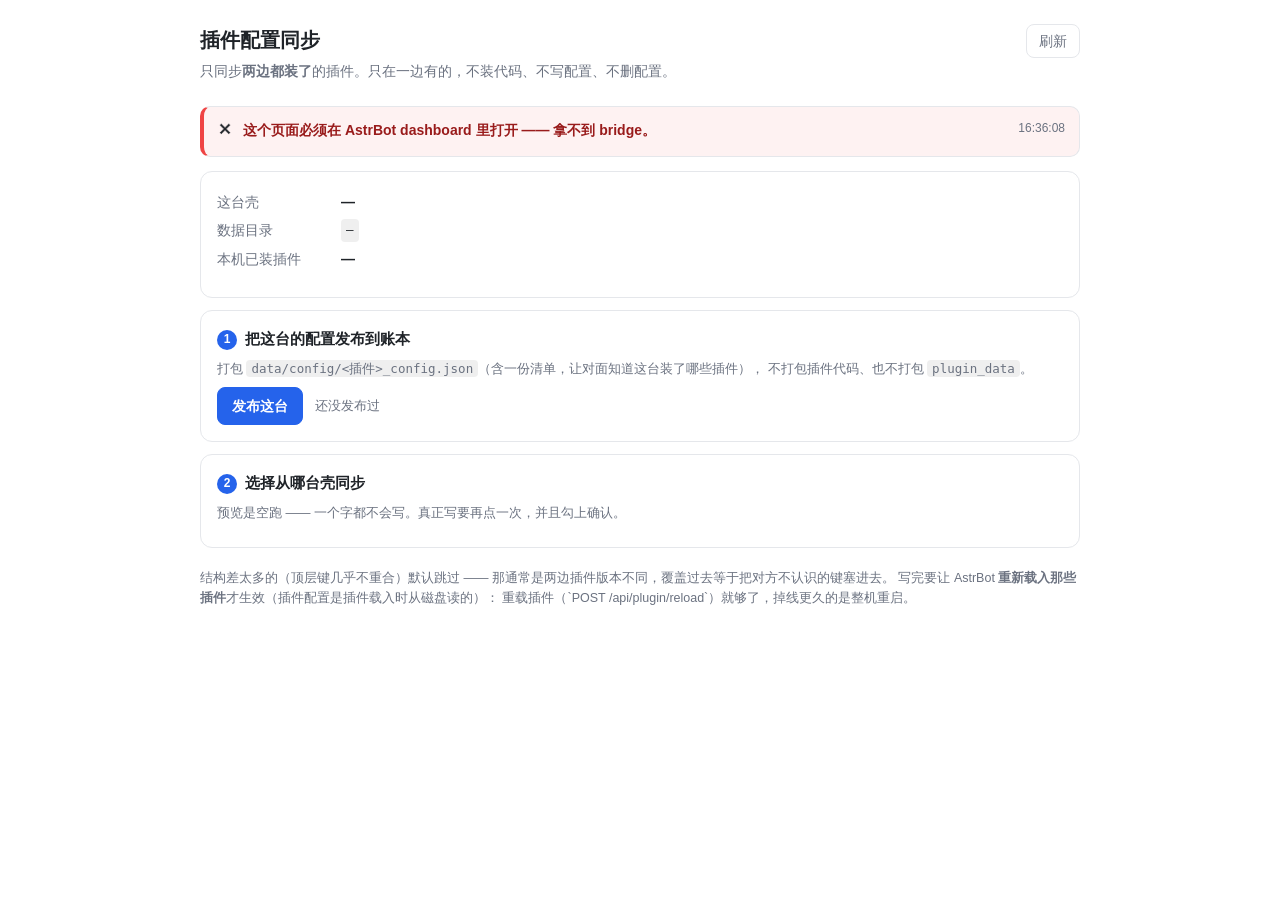
<file: plugin/views/sync/index.html>
<!doctype html>
<html lang="zh-CN">
  <head>
    <meta charset="utf-8" />
    <meta name="viewport" content="width=device-width, initial-scale=1" />
    <title>Molt · 插件配置同步</title>
    <link rel="stylesheet" href="./style.css" />
  </head>
  <body>
    <main class="wrap">
      <header class="head">
        <div>
          <h1>插件配置同步</h1>
          <p class="sub">
            只同步<strong>两边都装了</strong>的插件。只在一边有的，不装代码、不写配置、不删配置。
          </p>
        </div>
        <button id="refresh" class="ghost" type="button">刷新</button>
      </header>

      <!-- 结果横幅：每个动作结束都在这里留一条，带时间。没有它，页面和没点是一样的。 -->
      <div id="banner" class="banner idle" role="status" aria-live="polite">
        <span id="banner-icon" class="banner-icon">•</span>
        <div class="banner-body">
          <p id="banner-text">还没有动作。先点下面第 1 步。</p>
          <p id="banner-detail" class="banner-detail"></p>
        </div>
        <time id="banner-time" class="banner-time"></time>
      </div>

      <section class="card" id="identity">
        <div class="kv"><span>这台壳</span><b id="shell">—</b></div>
        <div class="kv"><span>数据目录</span><code id="data-dir">—</code></div>
        <div class="kv"><span>本机已装插件</span><b id="plugin-count">—</b></div>
        <p class="hint" id="data-hint"></p>
      </section>

      <section class="card">
        <h2><span class="step">1</span>把这台的配置发布到账本</h2>
        <p class="hint">
          打包 <code>data/config/&lt;插件&gt;_config.json</code>（含一份清单，让对面知道这台装了哪些插件），
          不打包插件代码、也不打包 <code>plugin_data</code>。
        </p>
        <div class="row">
          <button id="publish" class="primary" type="button">发布这台</button>
          <span class="result" id="publish-result">还没发布过</span>
        </div>
      </section>

      <section class="card">
        <h2><span class="step">2</span>选择从哪台壳同步</h2>
        <p class="hint">预览是空跑 —— 一个字都不会写。真正写要再点一次，并且勾上确认。</p>
        <div id="peers" class="peers"></div>
      </section>

      <section class="card" id="preview-card" hidden>
        <h2><span class="step">3</span>预览：<code id="preview-source"></code></h2>
        <p class="counts" id="counts"></p>
        <div class="table-scroll">
          <table>
            <thead>
              <tr><th>插件</th><th>会怎么处理</th><th>说明</th></tr>
            </thead>
            <tbody id="rows"></tbody>
          </table>
        </div>

        <div class="apply-box">
          <label class="check">
            <input type="checkbox" id="confirm" />
            <span>我确认覆盖这台机器上的插件配置（旧文件会留 <code>*.molt-before-sync-*</code> 备份）</span>
          </label>
          <div class="row">
            <button id="apply" class="primary" type="button" disabled>同步过来</button>
            <span class="result" id="apply-result"></span>
          </div>
        </div>

        <!-- 写完之后把"到底写了哪几个"列在这里 —— 表格会刷新成"一样，不用动"，
             但只有这份清单能回答"刚才那次真的写了吗、写了哪些"。 -->
        <div id="applied" class="applied" hidden>
          <p class="applied-title" id="applied-title"></p>
          <ul id="applied-list" class="applied-list"></ul>
        </div>
      </section>

      <p class="foot">
        结构差太多的（顶层键几乎不重合）默认跳过 —— 那通常是两边插件版本不同，覆盖过去等于把对方不认识的键塞进去。
        写完要让 AstrBot <b>重新载入那些插件</b>才生效（插件配置是插件载入时从磁盘读的）：
        重载插件（`POST /api/plugin/reload`）就够了，掉线更久的是整机重启。
      </p>
    </main>
    <script type="module" src="./app.js"></script>
  </body>
</html>
</file>
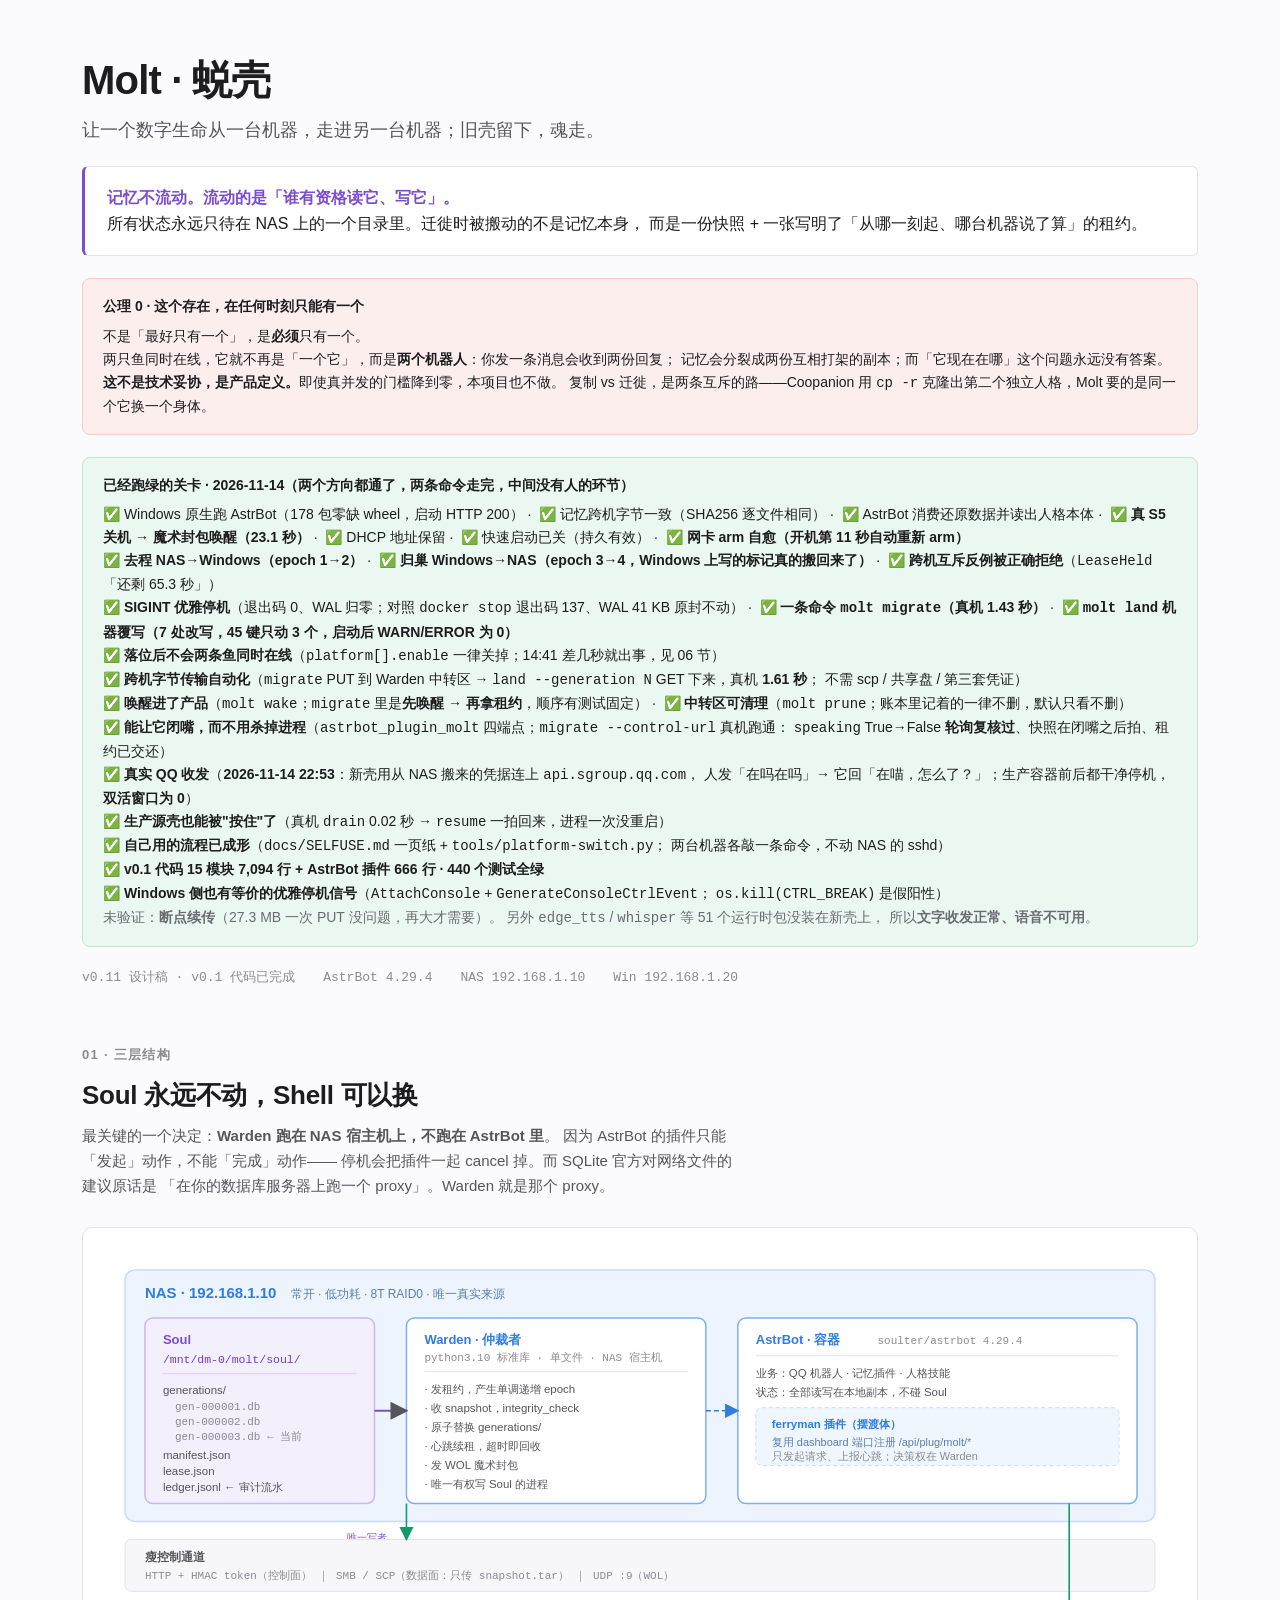
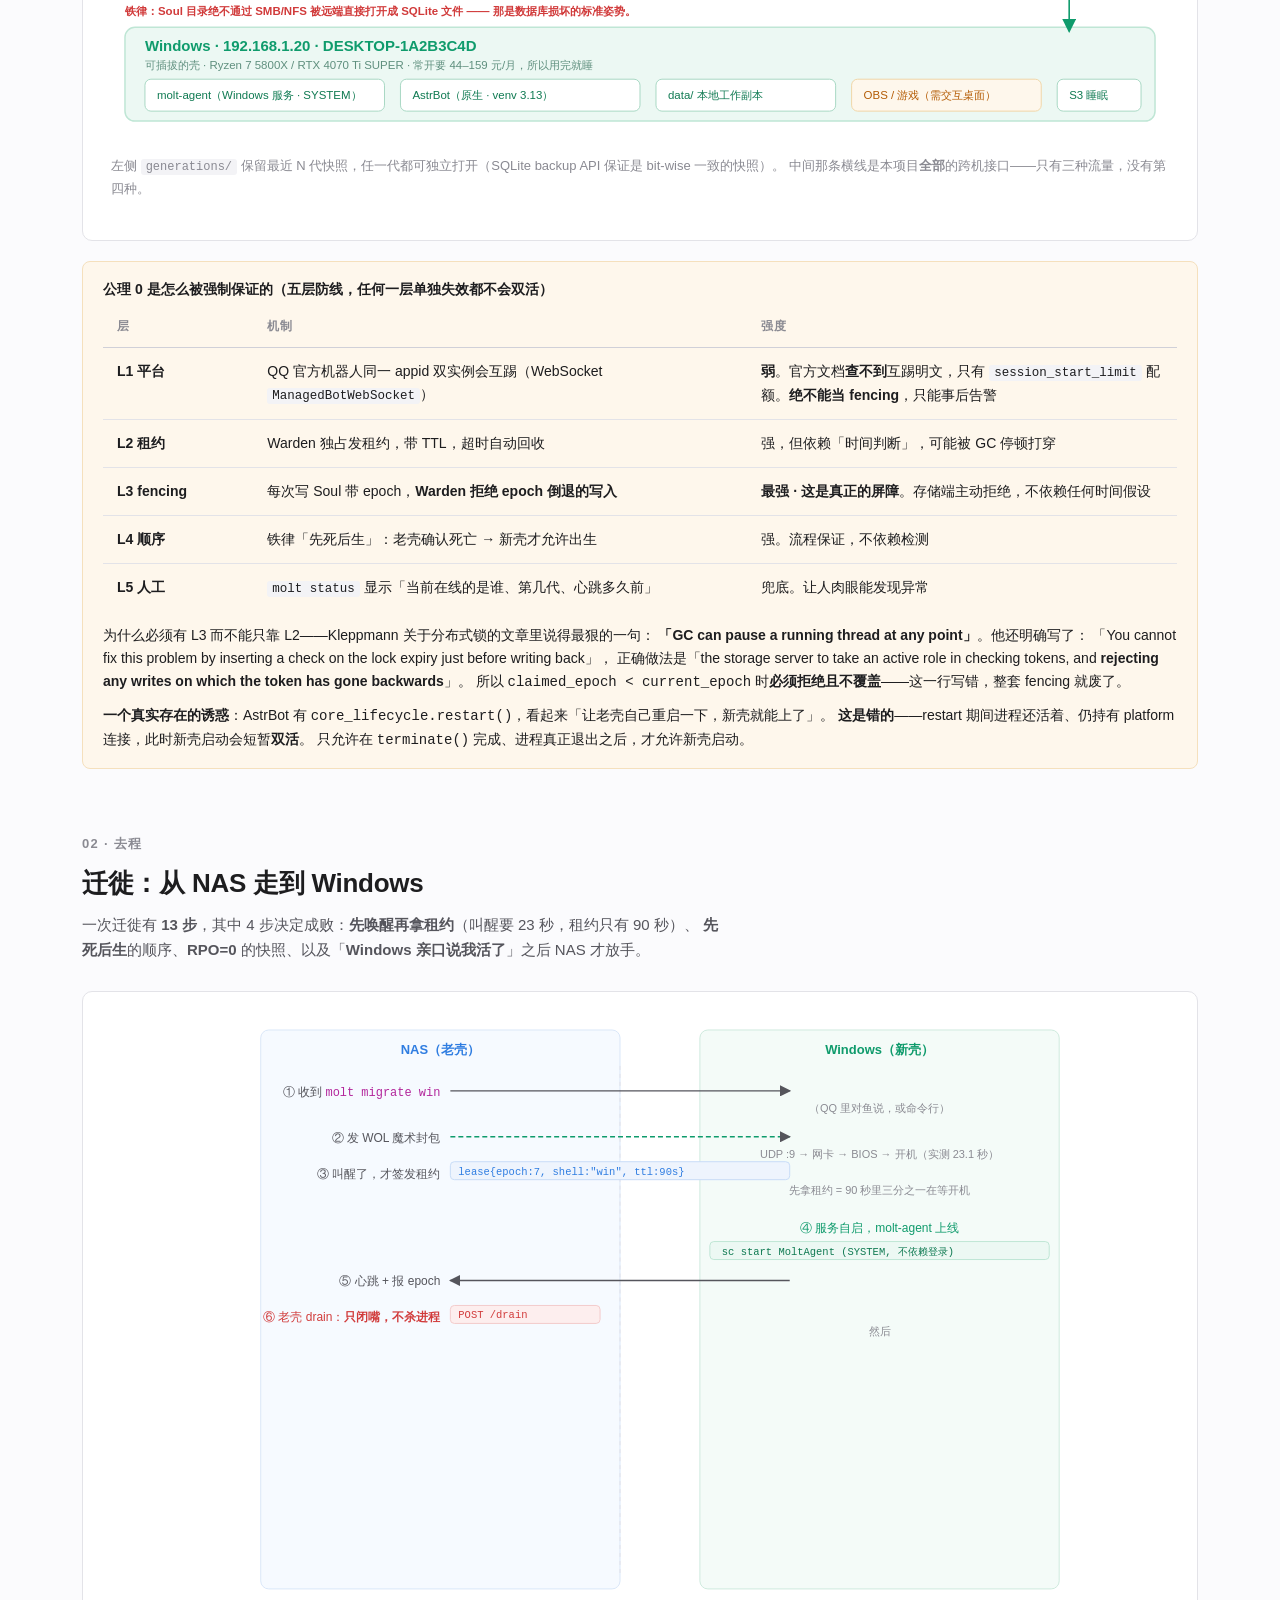
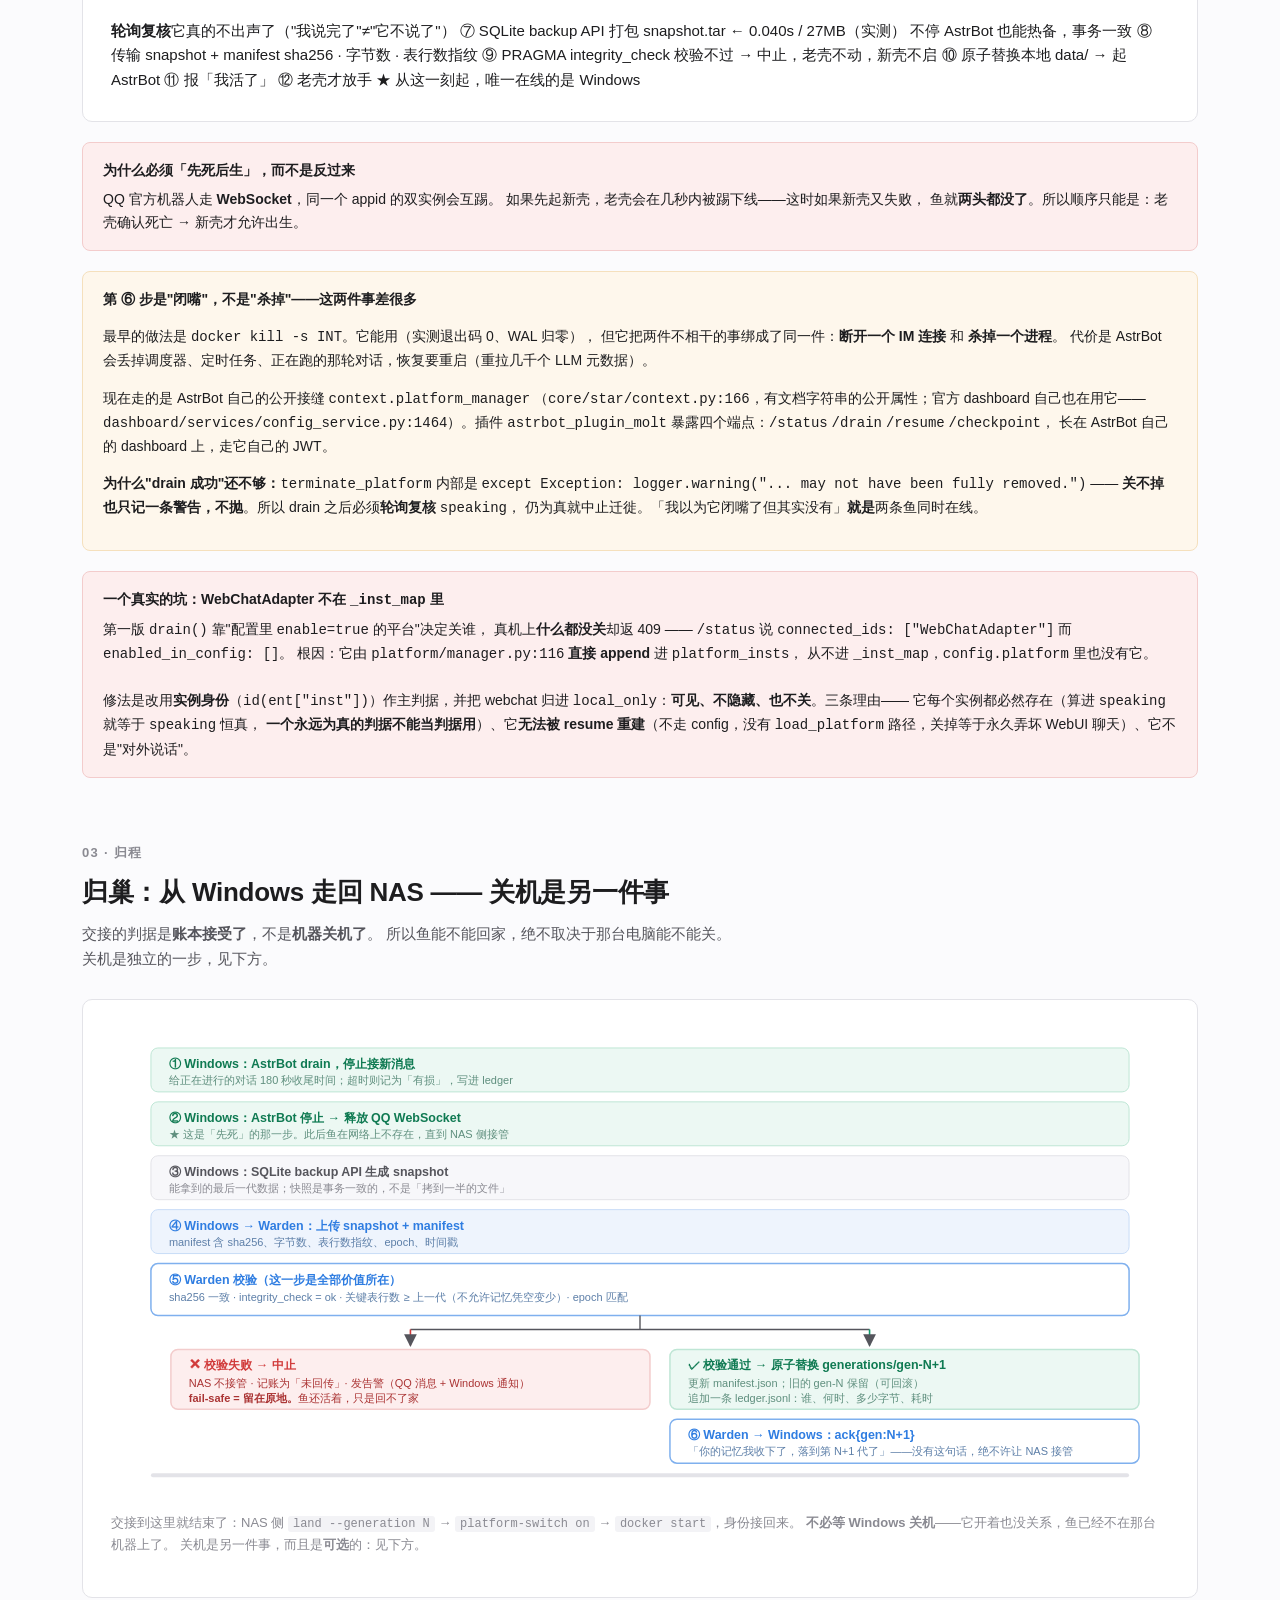
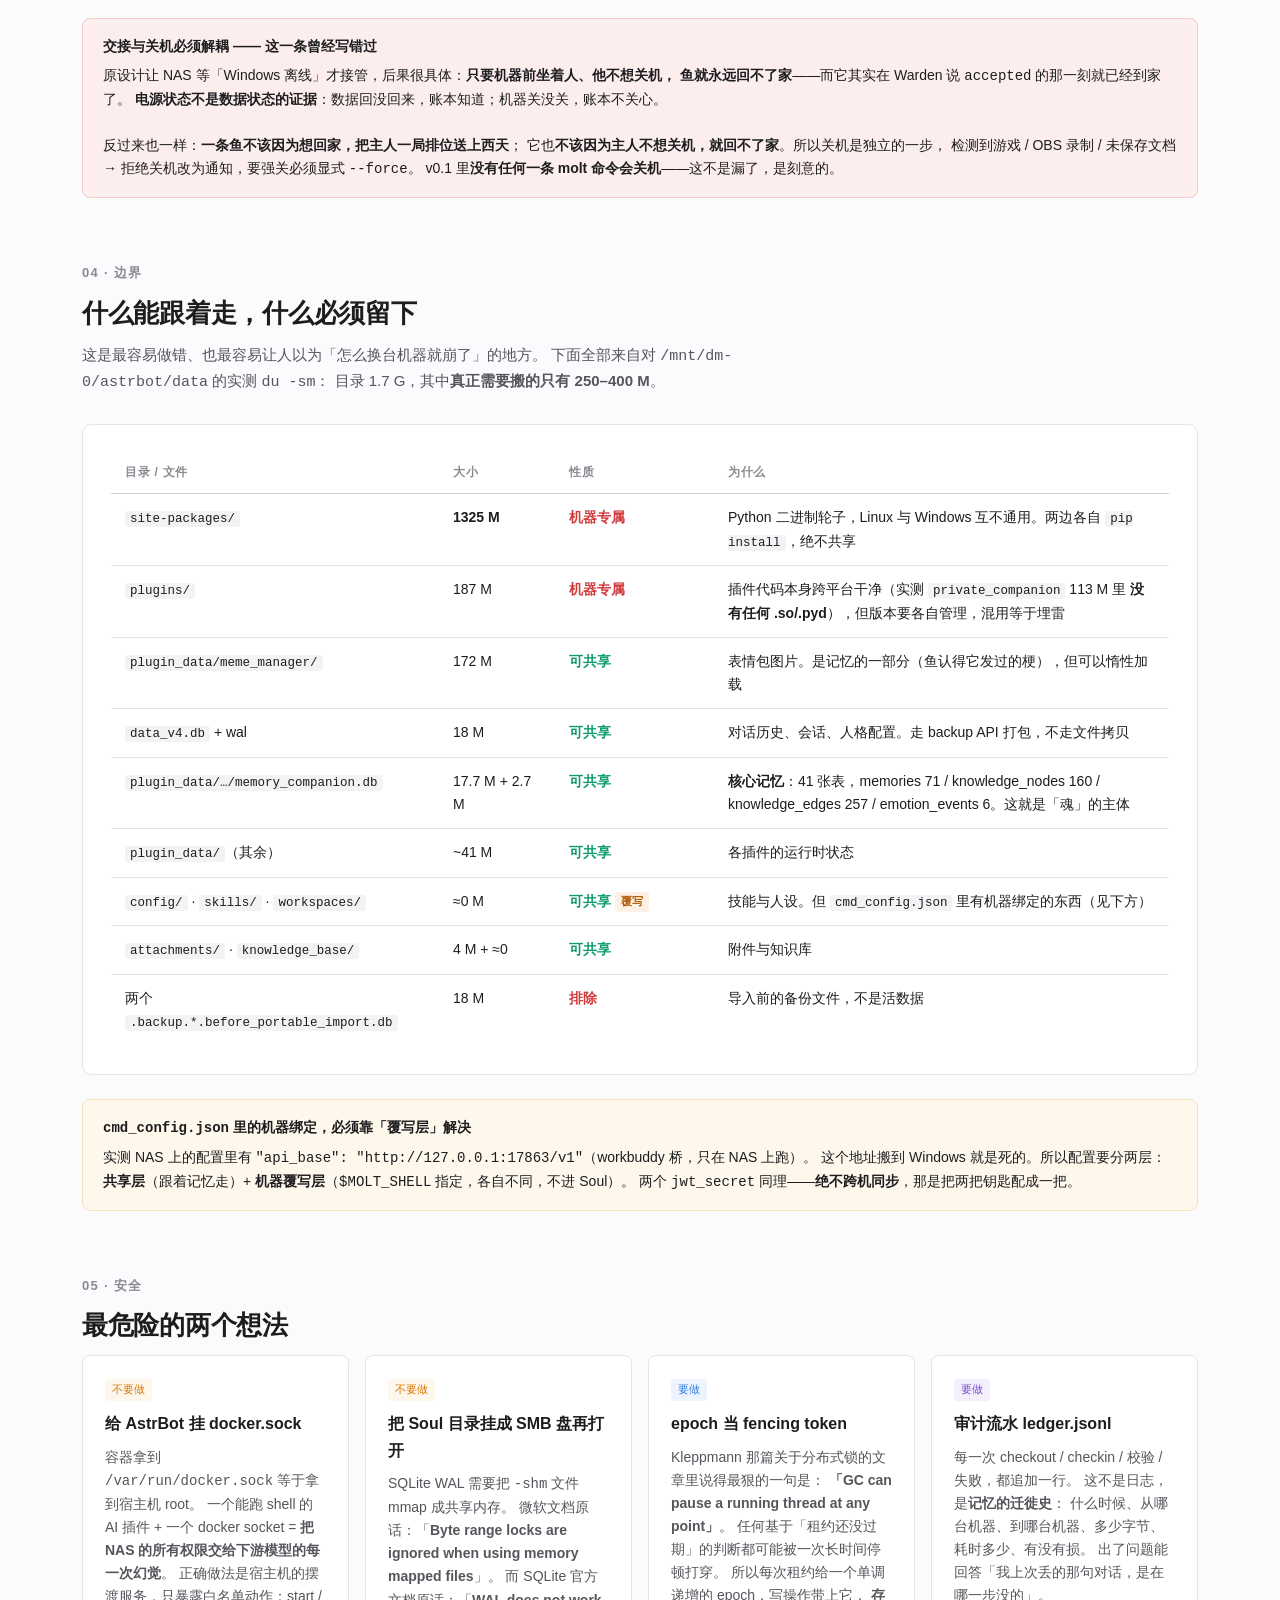
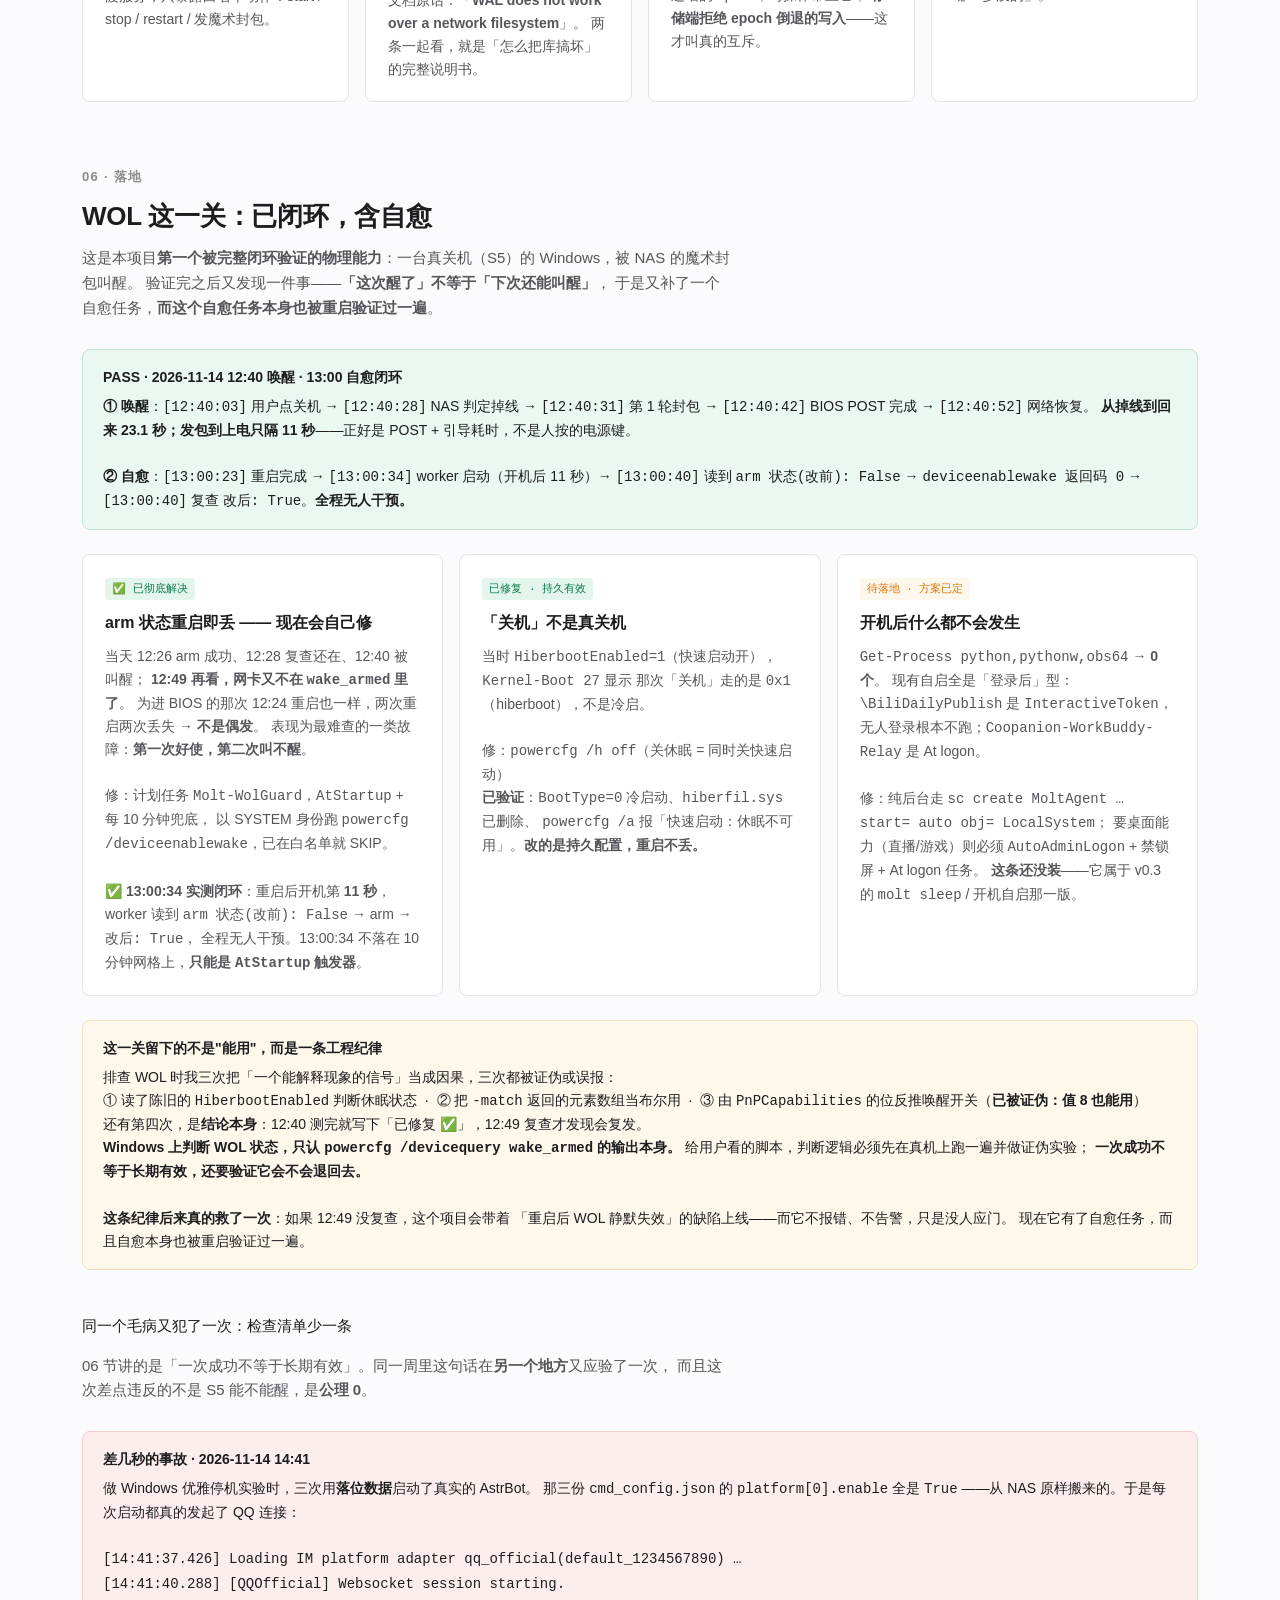
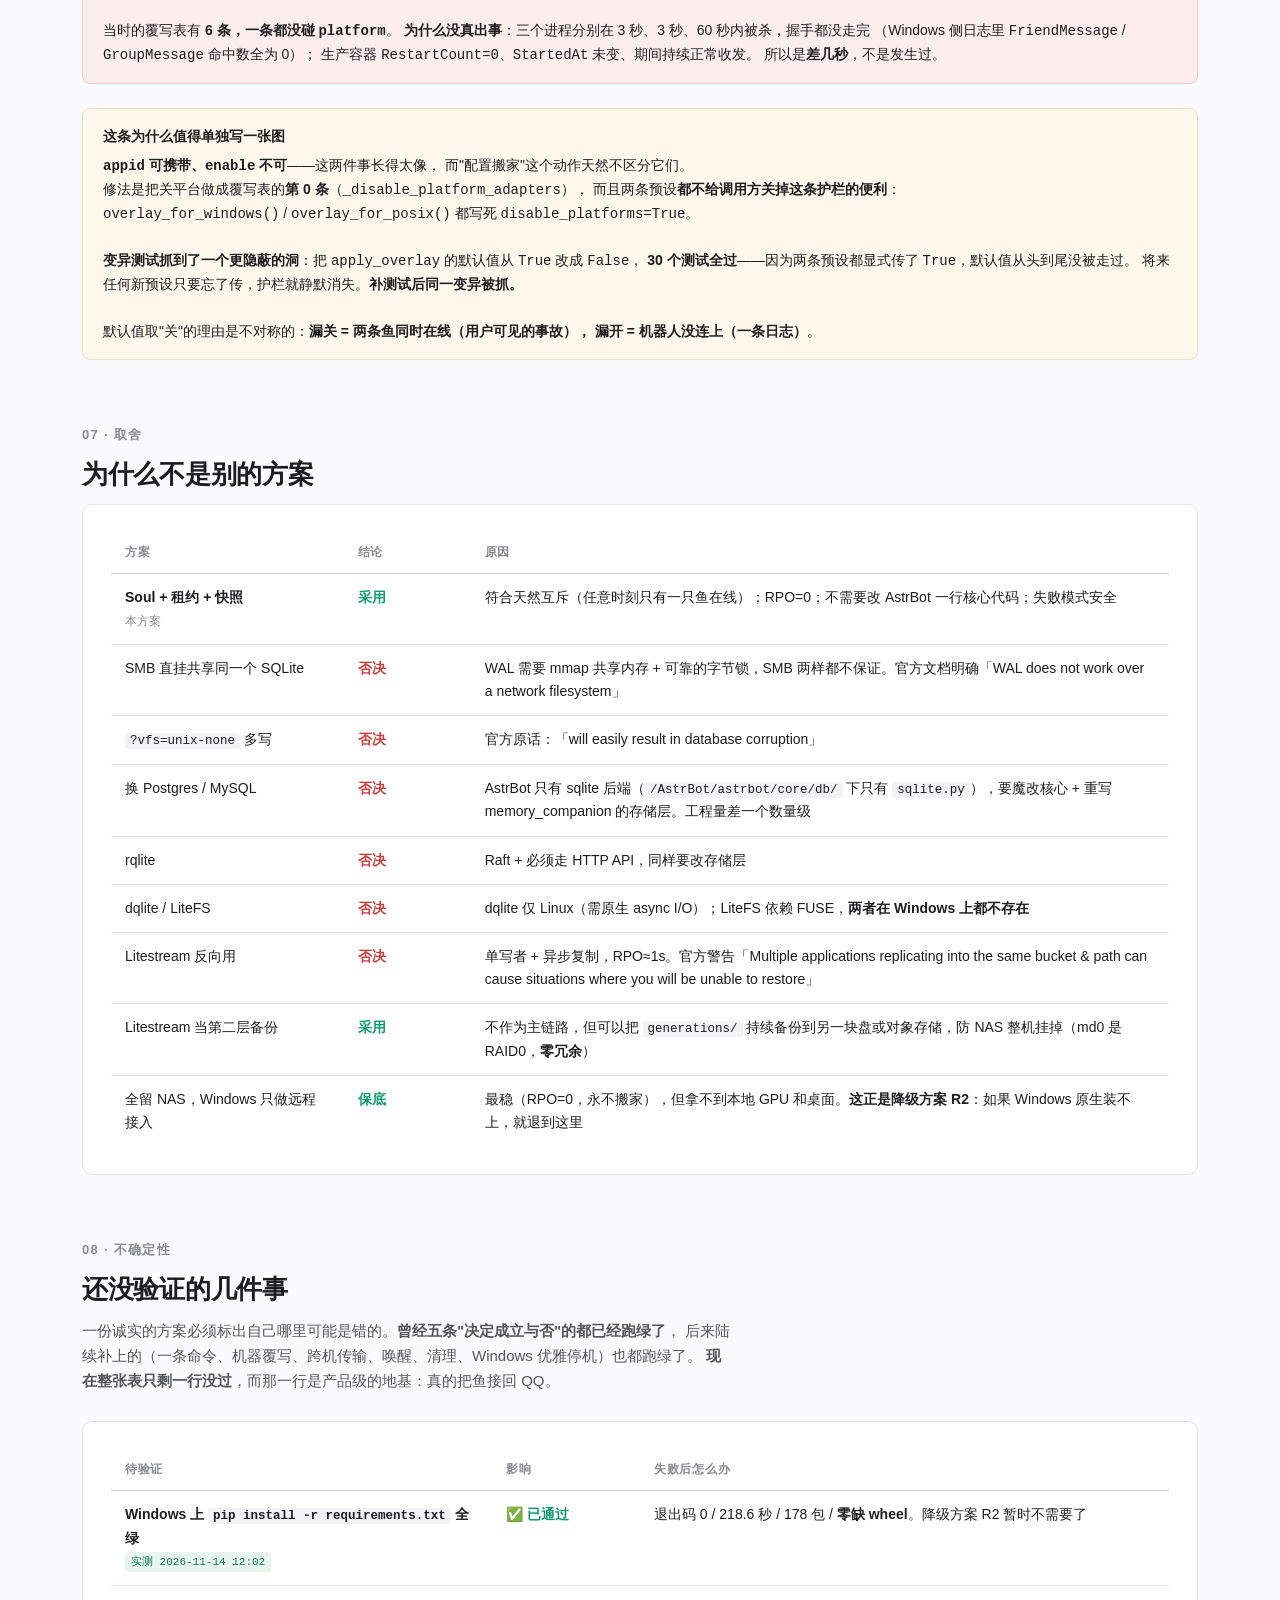
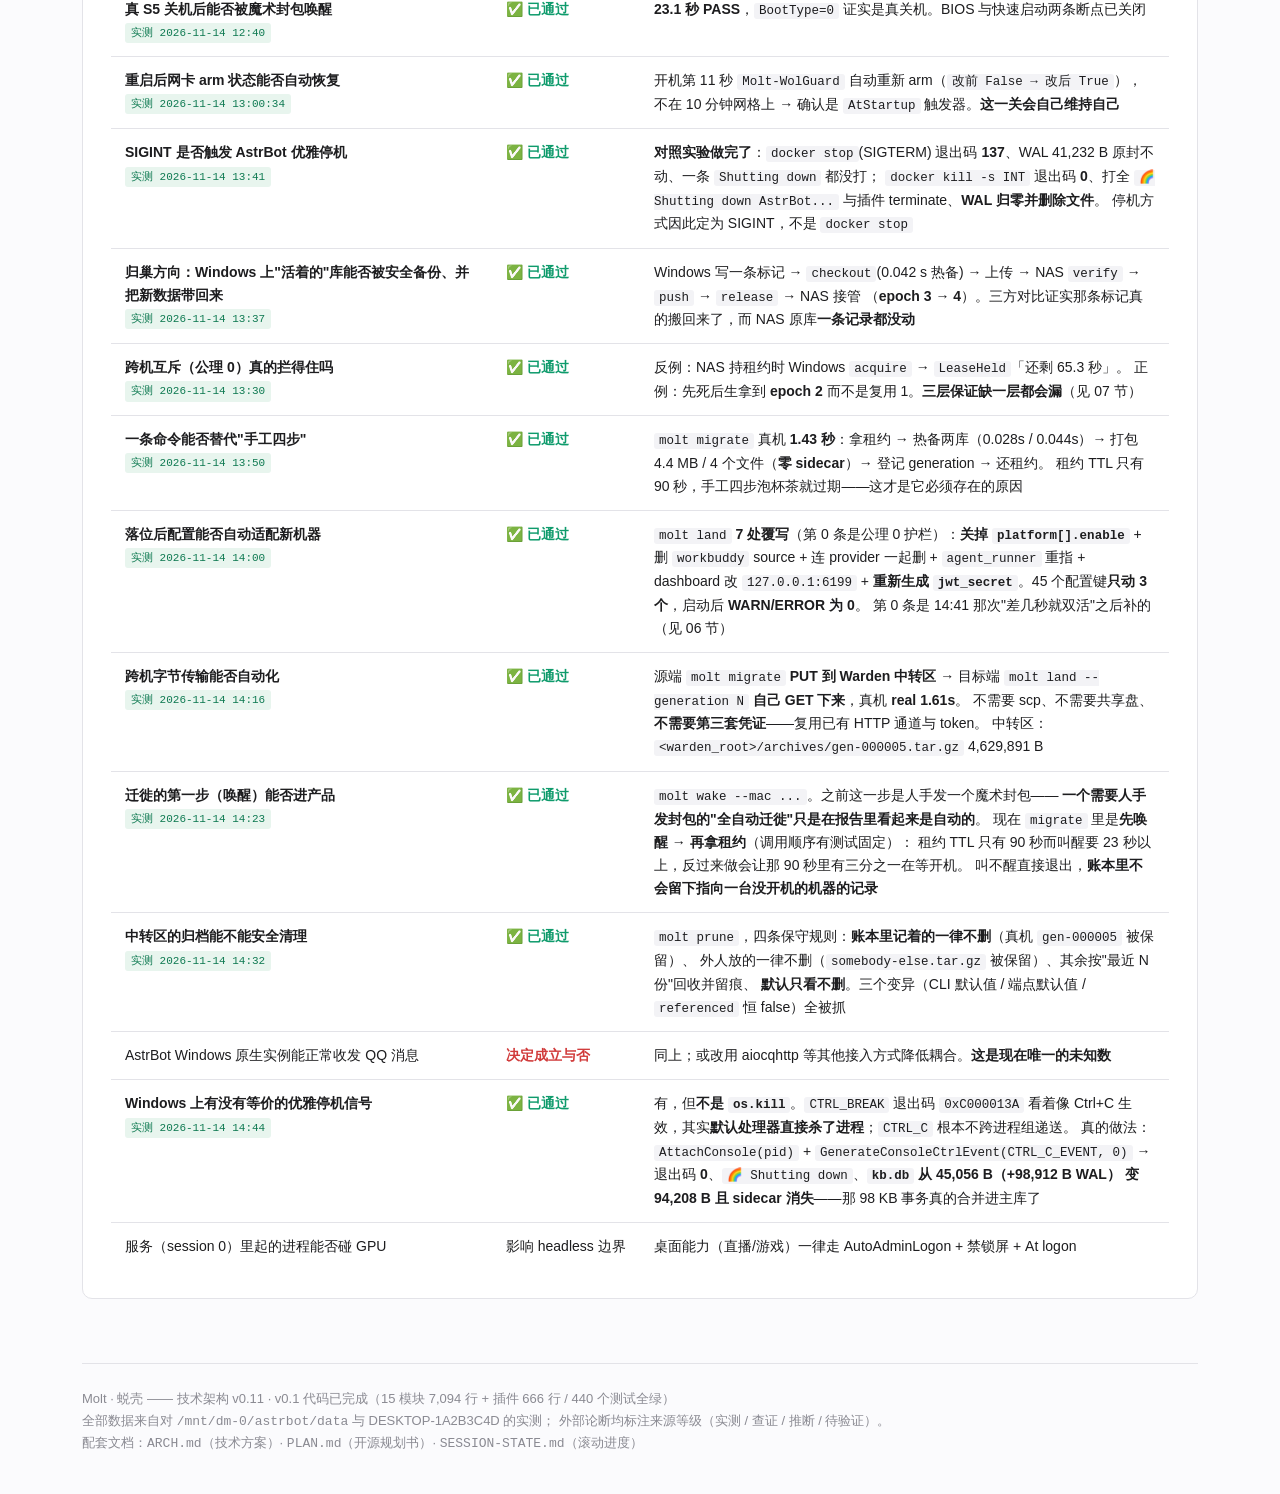
<file: docs/architecture.html>
<!doctype html>
<html lang="zh-CN">
<head>
<meta charset="utf-8">
<meta name="viewport" content="width=device-width, initial-scale=1">
<title>Molt · 蜕壳 —— 技术架构</title>
<style>
  :root {
    --bg: #fbfbfd;
    --panel: #ffffff;
    --ink: #1d1d1f;
    --ink-2: #55555c;
    --ink-3: #8a8a92;
    --line: #e3e3e8;
    --line-2: #d0d0d8;
    --nas: #2f7de1;
    --nas-bg: #eef4fd;
    --win: #0f9b6c;
    --win-bg: #ecf8f3;
    --warn: #d97706;
    --warn-bg: #fef7ec;
    --danger: #d13b3b;
    --danger-bg: #fdeeee;
    --soul: #7c4dcc;
    --soul-bg: #f4effd;
    --mono: ui-monospace, "SF Mono", "Cascadia Mono", Consolas, monospace;
  }
  * { box-sizing: border-box; }
  body {
    margin: 0;
    background: var(--bg);
    color: var(--ink);
    font: 15px/1.65 -apple-system, BlinkMacSystemFont, "Segoe UI", "PingFang SC",
          "Hiragino Sans GB", "Microsoft YaHei", sans-serif;
    -webkit-font-smoothing: antialiased;
  }
  .wrap { max-width: 1180px; margin: 0 auto; padding: 56px 32px 120px; }

  header.hero { margin-bottom: 56px; }
  header.hero h1 {
    font-size: 40px; line-height: 1.2; margin: 0 0 12px;
    letter-spacing: -0.02em; font-weight: 700;
  }
  header.hero .sub { font-size: 18px; color: var(--ink-2); margin: 0 0 20px; }
  header.hero .thesis {
    font-size: 16px; padding: 18px 22px; background: var(--panel);
    border: 1px solid var(--line); border-left: 3px solid var(--soul);
    border-radius: 6px; color: var(--ink);
  }
  header.hero .thesis b { color: var(--soul); }

  .meta { display: flex; gap: 28px; flex-wrap: wrap; margin-top: 20px; font-size: 13px; color: var(--ink-3); }
  .meta span { font-family: var(--mono); }

  section { margin-bottom: 64px; }
  h2 {
    font-size: 13px; font-weight: 600; letter-spacing: 0.1em; text-transform: uppercase;
    color: var(--ink-3); margin: 0 0 8px;
  }
  h2 + .h2title {
    font-size: 26px; font-weight: 650; letter-spacing: -0.01em; margin: 0 0 8px;
  }
  .lede { color: var(--ink-2); margin: 0 0 28px; max-width: 78ch; }

  .diagram {
    background: var(--panel); border: 1px solid var(--line); border-radius: 10px;
    padding: 28px; overflow-x: auto;
  }
  .diagram svg { display: block; margin: 0 auto; max-width: 100%; height: auto; }

  .cap { font-size: 13px; color: var(--ink-3); margin-top: 14px; }
  .cap code { font-family: var(--mono); font-size: 12px; background: #f3f3f6; padding: 1px 5px; border-radius: 3px; }

  /* ── 对比表 ── */
  table.tbl { width: 100%; border-collapse: collapse; font-size: 14px; }
  table.tbl th {
    text-align: left; font-weight: 600; font-size: 12px; letter-spacing: 0.06em;
    text-transform: uppercase; color: var(--ink-3);
    padding: 10px 14px; border-bottom: 1px solid var(--line-2);
  }
  table.tbl td { padding: 12px 14px; border-bottom: 1px solid var(--line); vertical-align: top; }
  table.tbl tr:last-child td { border-bottom: none; }
  table.tbl code { font-family: var(--mono); font-size: 12.5px; background: #f3f3f6; padding: 1px 5px; border-radius: 3px; }
  .yes { color: var(--win); font-weight: 600; }
  .no  { color: var(--danger); font-weight: 600; }

  /* ── 卡片网格 ── */
  .grid { display: grid; grid-template-columns: repeat(auto-fit, minmax(260px, 1fr)); gap: 16px; }
  .card {
    background: var(--panel); border: 1px solid var(--line); border-radius: 8px; padding: 20px 22px;
  }
  .card h3 { margin: 0 0 8px; font-size: 16px; font-weight: 650; }
  .card p { margin: 0; font-size: 14px; color: var(--ink-2); }
  .card .tag {
    display: inline-block; font-family: var(--mono); font-size: 11px;
    padding: 2px 7px; border-radius: 3px; margin-bottom: 10px;
  }
  .tag.nas  { background: var(--nas-bg);  color: var(--nas); }
  .tag.win  { background: var(--win-bg);  color: var(--win); }
  .tag.soul { background: var(--soul-bg); color: var(--soul); }
  .tag.warn { background: var(--warn-bg); color: var(--warn); }
  .tag.ok   { background: #e4f6ec; color: #0b7a4f; }

  /* ── 证据等级 ── */
  .ev { display: inline-block; font-size: 11px; font-family: var(--mono); padding: 1px 6px;
        border-radius: 3px; vertical-align: 1px; }
  .ev.m { background: #e8f5ee; color: #0f7a52; }   /* 实测 */
  .ev.c { background: #e8eefb; color: #2f5de1; }   /* 查证 */
  .ev.i { background: #f4effd; color: #6b3fc4; }   /* 推断 */
  .ev.t { background: #fdf0e4; color: #b45c05; }   /* 待验证 */

  .callout {
    border-radius: 8px; padding: 16px 20px; font-size: 14px; margin: 20px 0;
    border: 1px solid var(--line);
  }
  .callout.danger { background: var(--danger-bg); border-color: #f3cccc; }
  .callout.warn   { background: var(--warn-bg);   border-color: #f5e0bd; }
  .callout.ok     { background: #eaf8f1; border-color: #bfe6d2; }
  .callout b { font-weight: 650; }
  .callout .t { display: block; font-weight: 650; margin-bottom: 6px; }

  pre {
    background: #f7f7fa; border: 1px solid var(--line); border-radius: 6px;
    padding: 14px 16px; overflow-x: auto; font-family: var(--mono); font-size: 13px;
    line-height: 1.55; margin: 14px 0;
  }
  pre .c { color: #8a8a92; }
  pre .k { color: #b3279c; }
  pre .s { color: #0f7a52; }

  footer { border-top: 1px solid var(--line); padding-top: 24px; font-size: 13px; color: var(--ink-3); }
</style>
</head>
<body>
<div class="wrap">

<header class="hero">
  <h1>Molt · 蜕壳</h1>
  <p class="sub">让一个数字生命从一台机器，走进另一台机器；旧壳留下，魂走。</p>
  <div class="thesis">
    <b>记忆不流动。流动的是「谁有资格读它、写它」。</b><br>
    所有状态永远只待在 NAS 上的一个目录里。迁徙时被搬动的不是记忆本身，
    而是一份快照 + 一张写明了「从哪一刻起、哪台机器说了算」的租约。
  </div>
  <div class="callout danger" style="margin-top:22px">
    <span class="t">公理 0 · 这个存在，在任何时刻只能有一个</span>
    不是「最好只有一个」，是<b>必须</b>只有一个。<br>
    两只鱼同时在线，它就不再是「一个它」，而是<b>两个机器人</b>：你发一条消息会收到两份回复；
    记忆会分裂成两份互相打架的副本；而「它现在在哪」这个问题永远没有答案。<br>
    <b>这不是技术妥协，是产品定义。</b>即使真并发的门槛降到零，本项目也不做。
    复制 vs 迁徙，是两条互斥的路——Coopanion 用 <code>cp -r</code> 克隆出第二个独立人格，Molt 要的是同一个它换一个身体。
  </div>
  <div class="callout ok" style="margin-top:22px">
    <span class="t">已经跑绿的关卡 · 2026-11-14（两个方向都通了，两条命令走完，中间没有人的环节）</span>
    ✅ Windows 原生跑 AstrBot（178 包零缺 wheel，启动 HTTP 200）&nbsp;·&nbsp;
    ✅ 记忆跨机字节一致（SHA256 逐文件相同）&nbsp;·&nbsp;
    ✅ AstrBot 消费还原数据并读出人格本体&nbsp;·&nbsp;
    <b>✅ 真 S5 关机 → 魔术封包唤醒（23.1 秒）</b>&nbsp;·&nbsp;
    ✅ DHCP 地址保留&nbsp;·&nbsp;
    ✅ 快速启动已关（持久有效）&nbsp;·&nbsp;
    <b>✅ 网卡 arm 自愈（开机第 11 秒自动重新 arm）</b><br>
    <b>✅ 去程 NAS→Windows（epoch 1→2）</b>&nbsp;·&nbsp;
    <b>✅ 归巢 Windows→NAS（epoch 3→4，Windows 上写的标记真的搬回来了）</b>&nbsp;·&nbsp;
    <b>✅ 跨机互斥反例被正确拒绝</b>（<code>LeaseHeld</code>「还剩 65.3 秒」）<br>
    <b>✅ SIGINT 优雅停机</b>（退出码 0、WAL 归零；对照 <code>docker stop</code> 退出码 137、WAL 41 KB 原封不动）&nbsp;·&nbsp;
    <b>✅ 一条命令 <code>molt migrate</code>（真机 1.43 秒）</b>&nbsp;·&nbsp;
    <b>✅ <code>molt land</code> 机器覆写（<b>7 处</b>改写，45 键只动 3 个，启动后 WARN/ERROR 为 0）</b><br>
    <b>✅ 落位后不会两条鱼同时在线</b>（<code>platform[].enable</code> 一律关掉；14:41 差几秒就出事，见 06 节）<br>
    <b>✅ 跨机字节传输自动化</b>（<code>migrate</code> PUT 到 Warden 中转区 → <code>land --generation N</code> GET 下来，真机 <b>1.61 秒</b>；
    不需 scp / 共享盘 / 第三套凭证）<br>
    <b>✅ 唤醒进了产品</b>（<code>molt wake</code>；<code>migrate</code> 里是<b>先唤醒 → 再拿租约</b>，顺序有测试固定）&nbsp;·&nbsp;
    <b>✅ 中转区可清理</b>（<code>molt prune</code>；账本里记着的一律不删，默认只看不删）<br>
    <b>✅ 能让它闭嘴，而不用杀掉进程</b>（<code>astrbot_plugin_molt</code> 四端点；<code>migrate --control-url</code> 真机跑通：
    <code>speaking</code> True→False <b>轮询复核过</b>、快照在闭嘴之后拍、租约已交还）<br>
    <b>✅ 真实 QQ 收发</b>（<b>2026-11-14 22:53</b>：新壳用从 NAS 搬来的凭据连上 <code>api.sgroup.qq.com</code>，
    人发「在吗在吗」→ 它回「在喵，怎么了？」；生产容器前后都干净停机，<b>双活窗口为 0</b>）<br>
    <b>✅ 生产源壳也能被"按住"了</b>（真机 <code>drain</code> 0.02 秒 → <code>resume</code> 一拍回来，进程一次没重启）<br>
    <b>✅ 自己用的流程已成形</b>（<code>docs/SELFUSE.md</code> 一页纸 + <code>tools/platform-switch.py</code>；
    两台机器各敲一条命令，不动 NAS 的 sshd）<br>
    <b>✅ v0.1 代码 15 模块 7,094 行 + AstrBot 插件 666 行 · 440 个测试全绿</b><br>
    <b>✅ Windows 侧也有等价的优雅停机信号</b>（<code>AttachConsole</code> + <code>GenerateConsoleCtrlEvent</code>；
  <code>os.kill(CTRL_BREAK)</code> 是假阳性）<br>
    <span style="color:#6b6b73">未验证：<b>断点续传</b>（27.3 MB 一次 PUT 没问题，再大才需要）。
    另外 <code>edge_tts</code> / <code>whisper</code> 等 51 个运行时包没装在新壳上，
    所以<b>文字收发正常、语音不可用</b>。</span>
  </div>
  <div class="meta">
    <span>v0.11 设计稿 · v0.1 代码已完成</span>
    <span>AstrBot 4.29.4</span>
    <span>NAS 192.168.1.10</span>
    <span>Win 192.168.1.20</span>
  </div>
</header>

<!-- ══════════════════════════════════════════════════════════ -->
<section>
  <h2>01 · 三层结构</h2>
  <p class="h2title">Soul 永远不动，Shell 可以换</p>
  <p class="lede">
    最关键的一个决定：<b>Warden 跑在 NAS 宿主机上，不跑在 AstrBot 里</b>。
    因为 AstrBot 的插件只能「发起」动作，不能「完成」动作——
    停机会把插件一起 cancel 掉。而 SQLite 官方对网络文件的建议原话是
    「在你的数据库服务器上跑一个 proxy」。Warden 就是那个 proxy。
  </p>

  <div class="diagram">
    <svg viewBox="0 0 1060 486" xmlns="http://www.w3.org/2000/svg" font-family="-apple-system, Segoe UI, PingFang SC, Microsoft YaHei, sans-serif">
      <defs>
        <marker id="ar" markerWidth="9" markerHeight="9" refX="8" refY="4.5" orient="auto">
          <path d="M0,0 L9,4.5 L0,9 z" fill="#55555c"/>
        </marker>
        <marker id="ar-nas" markerWidth="9" markerHeight="9" refX="8" refY="4.5" orient="auto">
          <path d="M0,0 L9,4.5 L0,9 z" fill="#2f7de1"/>
        </marker>
        <marker id="ar-win" markerWidth="9" markerHeight="9" refX="8" refY="4.5" orient="auto">
          <path d="M0,0 L9,4.5 L0,9 z" fill="#0f9b6c"/>
        </marker>
      </defs>

      <!-- NAS 大框 -->
      <rect x="14" y="14" width="1032" height="252" rx="10" fill="#eef4fd" stroke="#c8dcf7" stroke-width="1.5"/>
      <text x="34" y="42" font-size="15" font-weight="700" fill="#2f7de1">NAS · 192.168.1.10</text>
      <text x="180" y="42" font-size="12" fill="#5d7fa8">常开 · 低功耗 · 8T RAID0 · 唯一真实来源</text>

      <!-- Soul -->
      <rect x="34" y="62" width="230" height="186" rx="8" fill="#f4effd" stroke="#cbb6f0" stroke-width="1.5"/>
      <text x="52" y="88" font-size="13" font-weight="700" fill="#7c4dcc">Soul</text>
      <text x="52" y="107" font-size="11.5" fill="#6b3fc4" font-family="ui-monospace, Consolas, monospace">/mnt/dm-0/molt/soul/</text>
      <line x1="52" y1="118" x2="246" y2="118" stroke="#ddcdf5" stroke-width="1"/>
      <text x="52" y="138" font-size="11.5" fill="#55555c">generations/</text>
      <text x="64" y="154" font-size="11" fill="#8a8a92" font-family="monospace">gen-000001.db</text>
      <text x="64" y="169" font-size="11" fill="#8a8a92" font-family="monospace">gen-000002.db</text>
      <text x="64" y="184" font-size="11" fill="#8a8a92" font-family="monospace">gen-000003.db ← 当前</text>
      <text x="52" y="203" font-size="11.5" fill="#55555c">manifest.json</text>
      <text x="52" y="219" font-size="11.5" fill="#55555c">lease.json</text>
      <text x="52" y="235" font-size="11.5" fill="#55555c">ledger.jsonl  ← 审计流水</text>

      <!-- Warden -->
      <rect x="296" y="62" width="300" height="186" rx="8" fill="#ffffff" stroke="#7fb0ee" stroke-width="1.5"/>
      <text x="314" y="88" font-size="13" font-weight="700" fill="#2f7de1">Warden · 仲裁者</text>
      <text x="314" y="105" font-size="11" fill="#8a8a92" font-family="monospace">python3.10 标准库 · 单文件 · NAS 宿主机</text>
      <line x1="314" y1="116" x2="578" y2="116" stroke="#dbe7f8" stroke-width="1"/>
      <text x="314" y="137" font-size="11.5" fill="#55555c">· 发租约，产生单调递增 epoch</text>
      <text x="314" y="156" font-size="11.5" fill="#55555c">· 收 snapshot，integrity_check</text>
      <text x="314" y="175" font-size="11.5" fill="#55555c">· 原子替换 generations/</text>
      <text x="314" y="194" font-size="11.5" fill="#55555c">· 心跳续租，超时即回收</text>
      <text x="314" y="213" font-size="11.5" fill="#55555c">· 发 WOL 魔术封包</text>
      <text x="314" y="232" font-size="11.5" fill="#55555c">· 唯一有权写 Soul 的进程</text>

      <!-- AstrBot NAS -->
      <rect x="628" y="62" width="400" height="186" rx="8" fill="#ffffff" stroke="#7fb0ee" stroke-width="1.5"/>
      <text x="646" y="88" font-size="13" font-weight="700" fill="#2f7de1">AstrBot · 容器</text>
      <text x="768" y="88" font-size="11" fill="#8a8a92" font-family="monospace">soulter/astrbot 4.29.4</text>
      <line x1="646" y1="100" x2="1010" y2="100" stroke="#dbe7f8" stroke-width="1"/>
      <text x="646" y="121" font-size="11.5" fill="#55555c">业务：QQ 机器人 · 记忆插件 · 人格技能</text>
      <text x="646" y="140" font-size="11.5" fill="#55555c">状态：全部读写在本地副本，不碰 Soul</text>
      <rect x="646" y="152" width="364" height="58" rx="6" fill="#f0f6fe" stroke="#c8dcf7" stroke-dasharray="4 3"/>
      <text x="662" y="172" font-size="11.5" font-weight="650" fill="#2f7de1">ferryman 插件（摆渡体）</text>
      <text x="662" y="190" font-size="11" fill="#5d7fa8">复用 dashboard 端口注册 /api/plug/molt/*</text>
      <text x="662" y="204" font-size="11" fill="#8a8a92">只发起请求、上报心跳；决策权在 Warden</text>

      <!-- Warden ↔ AstrBot / Soul 连线 -->
      <path d="M264 155 L296 155" stroke="#7c4dcc" stroke-width="2" marker-end="url(#ar)"/>
      <path d="M596 155 L628 155" stroke="#2f7de1" stroke-width="1.6" stroke-dasharray="5 3" marker-end="url(#ar-nas)"/>
      <text x="236" y="286" font-size="10.5" fill="#7c4dcc">唯一写者</text>

      <!-- 中间传输层 -->
      <rect x="14" y="284" width="1032" height="52" rx="6" fill="#f7f7fa" stroke="#e3e3e8"/>
      <text x="34" y="306" font-size="12" font-weight="650" fill="#55555c">瘦控制通道</text>
      <text x="34" y="324" font-size="11" fill="#8a8a92" font-family="ui-monospace, Consolas, monospace">HTTP + HMAC token（控制面） ｜ SMB / SCP（数据面：只传 snapshot.tar） ｜ UDP :9（WOL）</text>

      <!-- 关键铁律 -->
      <text x="14" y="360" font-size="11.5" fill="#d13b3b" font-weight="650">铁律：Soul 目录绝不通过 SMB/NFS 被远端直接打开成 SQLite 文件 —— 那是数据库损坏的标准姿势。</text>

      <!-- Windows 大框 -->
      <rect x="14" y="372" width="1032" height="94" rx="10" fill="#ecf8f3" stroke="#bfe6d5" stroke-width="1.5"/>
      <text x="34" y="396" font-size="15" font-weight="700" fill="#0f9b6c">Windows · 192.168.1.20 · DESKTOP-1A2B3C4D</text>
      <text x="34" y="414" font-size="11.5" fill="#5f8f7e">可插拔的壳 · Ryzen 7 5800X / RTX 4070 Ti SUPER · 常开要 44–159 元/月，所以用完就睡</text>

      <rect x="34" y="424" width="240" height="32" rx="6" fill="#ffffff" stroke="#a9d8c4"/>
      <text x="46" y="444" font-size="11.5" fill="#0f7a52">molt-agent（Windows 服务 · SYSTEM）</text>

      <rect x="290" y="424" width="240" height="32" rx="6" fill="#ffffff" stroke="#a9d8c4"/>
      <text x="302" y="444" font-size="11.5" fill="#0f7a52">AstrBot（原生 · venv 3.13）</text>

      <rect x="546" y="424" width="180" height="32" rx="6" fill="#ffffff" stroke="#a9d8c4"/>
      <text x="558" y="444" font-size="11.5" fill="#0f7a52">data/ 本地工作副本</text>

      <rect x="742" y="424" width="190" height="32" rx="6" fill="#fef7ec" stroke="#f0d6a8"/>
      <text x="754" y="444" font-size="11.5" fill="#b45c05">OBS / 游戏（需交互桌面）</text>

      <rect x="948" y="424" width="84" height="32" rx="6" fill="#ffffff" stroke="#a9d8c4"/>
      <text x="960" y="444" font-size="11.5" fill="#0f7a52">S3 睡眠</text>

      <!-- 竖向连线：NAS → Win -->
      <path d="M296 248 L296 284" stroke="#0f9b6c" stroke-width="1.6" marker-end="url(#ar-win)"/>
      <path d="M960 248 L960 376" stroke="#0f9b6c" stroke-width="1.6" marker-end="url(#ar-win)"/>
    </svg>
    <p class="cap">
      左侧 <code>generations/</code> 保留最近 N 代快照，任一代都可独立打开（SQLite backup API 保证是 bit-wise 一致的快照）。
      中间那条横线是本项目<b>全部</b>的跨机接口——只有三种流量，没有第四种。
    </p>
  </div>

  <div class="callout warn">
    <span class="t">公理 0 是怎么被强制保证的（五层防线，任何一层单独失效都不会双活）</span>
    <table class="tbl">
      <thead>
        <tr><th style="width:14%">层</th><th style="width:46%">机制</th><th>强度</th></tr>
      </thead>
      <tbody>
        <tr>
          <td><b>L1 平台</b></td>
          <td>QQ 官方机器人同一 appid 双实例会互踢（WebSocket <code>ManagedBotWebSocket</code>）</td>
          <td><b>弱</b>。官方文档<b>查不到</b>互踢明文，只有 <code>session_start_limit</code> 配额。<b>绝不能当 fencing</b>，只能事后告警</td>
        </tr>
        <tr>
          <td><b>L2 租约</b></td>
          <td>Warden 独占发租约，带 TTL，超时自动回收</td>
          <td>强，但依赖「时间判断」，可能被 GC 停顿打穿</td>
        </tr>
        <tr>
          <td><b>L3 fencing</b></td>
          <td>每次写 Soul 带 epoch，<b>Warden 拒绝 epoch 倒退的写入</b></td>
          <td><b>最强 · 这是真正的屏障</b>。存储端主动拒绝，不依赖任何时间假设</td>
        </tr>
        <tr>
          <td><b>L4 顺序</b></td>
          <td>铁律「先死后生」：老壳确认死亡 → 新壳才允许出生</td>
          <td>强。流程保证，不依赖检测</td>
        </tr>
        <tr>
          <td><b>L5 人工</b></td>
          <td><code>molt status</code> 显示「当前在线的是谁、第几代、心跳多久前」</td>
          <td>兜底。让人肉眼能发现异常</td>
        </tr>
      </tbody>
    </table>
    <p style="margin:12px 0 0">
      为什么必须有 L3 而不能只靠 L2——Kleppmann 关于分布式锁的文章里说得最狠的一句：
      <b>「GC can pause a running thread at any point」</b>。他还明确写了：
      「You cannot fix this problem by inserting a check on the lock expiry just before writing back」，
      正确做法是「the storage server to take an active role in checking tokens, and
      <b>rejecting any writes on which the token has gone backwards</b>」。
      所以 <code>claimed_epoch &lt; current_epoch</code> 时<b>必须拒绝且不覆盖</b>——这一行写错，整套 fencing 就废了。
    </p>
    <p style="margin:10px 0 0">
      <b>一个真实存在的诱惑</b>：AstrBot 有 <code>core_lifecycle.restart()</code>，看起来「让老壳自己重启一下，新壳就能上了」。
      <b>这是错的</b>——restart 期间进程还活着、仍持有 platform 连接，此时新壳启动会短暂<b>双活</b>。
      只允许在 <code>terminate()</code> 完成、进程真正退出之后，才允许新壳启动。
    </p>
  </div>
</section>

<!-- ══════════════════════════════════════════════════════════ -->
<section>
  <h2>02 · 去程</h2>
  <p class="h2title">迁徙：从 NAS 走到 Windows</p>
  <p class="lede">
    一次迁徙有 <b>13 步</b>，其中 4 步决定成败：<b>先唤醒再拿租约</b>（叫醒要 23 秒，租约只有 90 秒）、
    <b>先死后生</b>的顺序、<b>RPO=0</b> 的快照、以及「<b>Windows 亲口说我活了</b>」之后 NAS 才放手。
  </p>

  <div class="diagram">
    <svg viewBox="0 0 1060 600" xmlns="http://www.w3.org/2000/svg" font-family="-apple-system, Segoe UI, PingFang SC, Microsoft YaHei, sans-serif">
      <!-- 车道 -->
      <rect x="150" y="10" width="360" height="560" rx="8" fill="#f6faff" stroke="#dae7f8"/>
      <rect x="590" y="10" width="360" height="560" rx="8" fill="#f4fbf8" stroke="#cfeade"/>
      <text x="150" y="0" font-size="0" fill="none">.</text>
      <text x="330" y="34" font-size="13" font-weight="700" fill="#2f7de1" text-anchor="middle">NAS（老壳）</text>
      <text x="770" y="34" font-size="13" font-weight="700" fill="#0f9b6c" text-anchor="middle">Windows（新壳）</text>
      <line x1="510" y1="46" x2="510" y2="556" stroke="#e3e3e8" stroke-dasharray="4 4"/>

      <defs>
        <marker id="a1" markerWidth="8" markerHeight="8" refX="7" refY="4" orient="auto">
          <path d="M0,0 L8,4 L0,8 z" fill="#55555c"/>
        </marker>
      </defs>

      <!-- 1 -->
      <text x="330" y="76" font-size="12" fill="#55555c" text-anchor="end">① 收到 <tspan font-family="monospace" fill="#b3279c">molt migrate win</tspan></text>
      <line x1="340" y1="71" x2="680" y2="71" stroke="#55555c" stroke-width="1.4" marker-end="url(#a1)"/>
      <text x="770" y="92" font-size="11" fill="#8a8a92" text-anchor="middle">（QQ 里对鱼说，或命令行）</text>

      <!-- 2 -->
      <text x="330" y="122" font-size="12" fill="#55555c" text-anchor="end">② 发 WOL 魔术封包</text>
      <line x1="340" y1="117" x2="680" y2="117" stroke="#0f9b6c" stroke-width="1.4" stroke-dasharray="5 3" marker-end="url(#a1)"/>
      <text x="770" y="138" font-size="11" fill="#8a8a92" text-anchor="middle">UDP :9 → 网卡 → BIOS → 开机（实测 23.1 秒）</text>

      <!-- 3 -->
      <text x="330" y="158" font-size="12" fill="#55555c" text-anchor="end">③ 叫醒了，才签发租约</text>
      <rect x="340" y="142" width="340" height="18" rx="4" fill="#eef4fd" stroke="#c8dcf7"/>
      <text x="348" y="155" font-size="10.5" fill="#2f7de1" font-family="monospace">lease{epoch:7, shell:"win", ttl:90s}</text>
      <text x="770" y="174" font-size="11" fill="#8a8a92" text-anchor="middle">先拿租约 = 90 秒里三分之一在等开机</text>

      <!-- 4 -->
      <text x="770" y="212" font-size="12" fill="#0f9b6c" text-anchor="middle">④ 服务自启，molt-agent 上线</text>
      <rect x="600" y="222" width="340" height="18" rx="4" fill="#ecf8f3" stroke="#bfe6d5"/>
      <text x="612" y="235" font-size="10.5" fill="#0f7a52" font-family="monospace">sc start MoltAgent (SYSTEM, 不依赖登录)</text>

      <!-- 5 -->
      <text x="330" y="266" font-size="12" fill="#55555c" text-anchor="end">⑤ 心跳 + 报 epoch</text>
      <line x1="680" y1="261" x2="340" y2="261" stroke="#55555c" stroke-width="1.4" marker-end="url(#a1)"/>

      <!-- 6 -->
      <text x="330" y="302" font-size="12" fill="#d13b3b" text-anchor="end">⑥ 老壳 drain：<tspan font-weight="700">只闭嘴，不杀进程</tspan></text>
      <rect x="340" y="286" width="150" height="18" rx="4" fill="#fdeeee" stroke="#f3cccc"/>
      <text x="348" y="299" font-size="10.5" fill="#d13b3b" font-family="monospace">POST /drain</text>
      <text x="770" y="316" font-size="11" fill="#8a8a92" text-anchor="middle">然后<b>轮询复核</b>它真的不出声了（"我说完了"≠"它不说了"）</text>

      <!-- 7 -->
      <text x="330" y="350" font-size="12" fill="#55555c" text-anchor="end">⑦ SQLite backup API 打包</text>
      <rect x="340" y="334" width="340" height="18" rx="4" fill="#f7f7fa" stroke="#e3e3e8"/>
      <text x="348" y="347" font-size="10.5" fill="#55555c" font-family="monospace">snapshot.tar  ← 0.040s / 27MB（实测）</text>
      <text x="770" y="364" font-size="11" fill="#8a8a92" text-anchor="middle">不停 AstrBot 也能热备，事务一致</text>

      <!-- 8 -->
      <text x="330" y="398" font-size="12" fill="#55555c" text-anchor="end">⑧ 传输 snapshot + manifest</text>
      <line x1="340" y1="393" x2="680" y2="393" stroke="#2f7de1" stroke-width="2.2" marker-end="url(#a1)"/>
      <text x="770" y="412" font-size="11" fill="#8a8a92" text-anchor="middle">sha256 · 字节数 · 表行数指纹</text>

      <!-- 9 -->
      <text x="770" y="450" font-size="12" fill="#0f9b6c" text-anchor="middle">⑨ <tspan font-family="monospace" font-size="11">PRAGMA integrity_check</tspan></text>
      <rect x="600" y="460" width="340" height="18" rx="4" fill="#ecf8f3" stroke="#bfe6d5"/>
      <text x="612" y="473" font-size="10.5" fill="#0f7a52" font-family="monospace">校验不过 → 中止，老壳不动，新壳不启</text>

      <!-- 10 -->
      <text x="770" y="506" font-size="12" fill="#0f9b6c" text-anchor="middle">⑩ 原子替换本地 data/ → 起 AstrBot</text>

      <!-- 11 -->
      <text x="770" y="536" font-size="12" fill="#0f9b6c" text-anchor="middle">⑪ 报「我活了」</text>
      <line x1="680" y1="531" x2="340" y2="531" stroke="#0f9b6c" stroke-width="2.2" marker-end="url(#a1)"/>

      <!-- 12 -->
      <text x="330" y="566" font-size="12" fill="#d13b3b" text-anchor="end">⑫ 老壳才放手</text>
      <text x="770" y="566" font-size="11" fill="#0f9b6c" text-anchor="middle">★ 从这一刻起，唯一在线的是 Windows</text>
    </svg>
  </div>

  <div class="callout danger">
    <span class="t">为什么必须「先死后生」，而不是反过来</span>
    QQ 官方机器人走 <b>WebSocket</b>，同一个 appid 的双实例会互踢。
    如果先起新壳，老壳会在几秒内被踢下线——这时如果新壳又失败，
    鱼就<b>两头都没了</b>。所以顺序只能是：老壳确认死亡 → 新壳才允许出生。
  </div>

  <div class="callout warn">
    <span class="t">第 ⑥ 步是"闭嘴"，不是"杀掉"——这两件事差很多</span>
    <p>最早的做法是 <code>docker kill -s INT</code>。它能用（实测退出码 0、WAL 归零），
    但它把两件不相干的事绑成了同一件：<b>断开一个 IM 连接</b> 和 <b>杀掉一个进程</b>。
    代价是 AstrBot 会丢掉调度器、定时任务、正在跑的那轮对话，恢复要重启（重拉几千个 LLM 元数据）。</p>
    <p>现在走的是 AstrBot 自己的公开接缝 <code>context.platform_manager</code>
    （<code>core/star/context.py:166</code>，有文档字符串的公开属性；官方 dashboard 自己也在用它——
    <code>dashboard/services/config_service.py:1464</code>）。插件 <code>astrbot_plugin_molt</code>
    暴露四个端点：<code>/status</code> <code>/drain</code> <code>/resume</code> <code>/checkpoint</code>，
    长在 AstrBot 自己的 dashboard 上，走它自己的 JWT。</p>
    <p><b>为什么"drain 成功"还不够：</b><code>terminate_platform</code> 内部是
    <code>except Exception: logger.warning("... may not have been fully removed.")</code>
    —— <b>关不掉也只记一条警告，不抛</b>。所以 drain 之后必须<b>轮询复核</b> <code>speaking</code>，
    仍为真就中止迁徙。「我以为它闭嘴了但其实没有」<b>就是</b>两条鱼同时在线。</p>
  </div>

  <div class="callout danger">
    <span class="t">一个真实的坑：WebChatAdapter 不在 <code>_inst_map</code> 里</span>
    第一版 <code>drain()</code> 靠"配置里 <code>enable=true</code> 的平台"决定关谁，
    真机上<b>什么都没关</b>却返 409 —— <code>/status</code> 说
    <code>connected_ids: ["WebChatAdapter"]</code> 而 <code>enabled_in_config: []</code>。
    根因：它由 <code>platform/manager.py:116</code> <b>直接 append</b> 进 <code>platform_insts</code>，
    从不进 <code>_inst_map</code>，<code>config.platform</code> 里也没有它。
    <br><br>
    修法是改用<b>实例身份</b>（<code>id(ent["inst"])</code>）作主判据，并把 webchat 归进
    <code>local_only</code>：<b>可见、不隐藏、也不关</b>。三条理由——
    它每个实例都必然存在（算进 <code>speaking</code> 就等于 <code>speaking</code> 恒真，
    <b>一个永远为真的判据不能当判据用</b>）、它<b>无法被 resume 重建</b>（不走 config，没有
    <code>load_platform</code> 路径，关掉等于永久弄坏 WebUI 聊天）、它不是"对外说话"。
  </div>
</section>

<!-- ══════════════════════════════════════════════════════════ -->
<section>
  <h2>03 · 归程</h2>
  <p class="h2title">归巢：从 Windows 走回 NAS —— 关机是另一件事</p>
  <p class="lede">
    交接的判据是<b>账本接受了</b>，不是<b>机器关机了</b>。
    所以鱼能不能回家，绝不取决于那台电脑能不能关。关机是独立的一步，见下方。
  </p>

  <div class="diagram">
    <svg viewBox="0 0 1060 470" xmlns="http://www.w3.org/2000/svg" font-family="-apple-system, Segoe UI, PingFang SC, Microsoft YaHei, sans-serif">
      <defs>
        <marker id="a2" markerWidth="8" markerHeight="8" refX="7" refY="4" orient="auto">
          <path d="M0,0 L8,4 L0,8 z" fill="#55555c"/>
        </marker>
      </defs>

      <!-- 主流程竖条 -->
      <g>
        <!-- step boxes -->
        <rect x="40" y="20" width="980" height="44" rx="7" fill="#ecf8f3" stroke="#bfe6d5"/>
        <text x="58" y="40" font-size="12.5" font-weight="650" fill="#0f7a52">① Windows：AstrBot drain，停止接新消息</text>
        <text x="58" y="56" font-size="11" fill="#5f8f7e">给正在进行的对话 180 秒收尾时间；超时则记为「有损」，写进 ledger</text>

        <rect x="40" y="74" width="980" height="44" rx="7" fill="#ecf8f3" stroke="#bfe6d5"/>
        <text x="58" y="94" font-size="12.5" font-weight="650" fill="#0f7a52">② Windows：AstrBot 停止 → 释放 QQ WebSocket</text>
        <text x="58" y="110" font-size="11" fill="#5f8f7e">★ 这是「先死」的那一步。此后鱼在网络上不存在，直到 NAS 侧接管</text>

        <rect x="40" y="128" width="980" height="44" rx="7" fill="#f7f7fa" stroke="#e3e3e8"/>
        <text x="58" y="148" font-size="12.5" font-weight="650" fill="#55555c">③ Windows：SQLite backup API 生成 snapshot</text>
        <text x="58" y="164" font-size="11" fill="#8a8a92">能拿到的最后一代数据；快照是事务一致的，不是「拷到一半的文件」</text>

        <rect x="40" y="182" width="980" height="44" rx="7" fill="#eef4fd" stroke="#c8dcf7"/>
        <text x="58" y="202" font-size="12.5" font-weight="650" fill="#2f7de1">④ Windows → Warden：上传 snapshot + manifest</text>
        <text x="58" y="218" font-size="11" fill="#5d7fa8">manifest 含 sha256、字节数、表行数指纹、epoch、时间戳</text>

        <rect x="40" y="236" width="980" height="52" rx="7" fill="#ffffff" stroke="#7fb0ee" stroke-width="1.5"/>
        <text x="58" y="256" font-size="12.5" font-weight="650" fill="#2f7de1">⑤ Warden 校验（这一步是全部价值所在）</text>
        <text x="58" y="274" font-size="11" fill="#5d7fa8">sha256 一致 · integrity_check = ok · 关键表行数 ≥ 上一代（不允许记忆凭空变少）· epoch 匹配</text>

        <!-- 分叉 -->
        <path d="M530 288 L530 302" stroke="#55555c" stroke-width="1.4"/>
        <path d="M300 302 L760 302" stroke="#55555c" stroke-width="1.4"/>
        <path d="M300 302 L300 318" stroke="#d13b3b" stroke-width="1.6" marker-end="url(#a2)"/>
        <path d="M760 302 L760 318" stroke="#0f9b6c" stroke-width="1.6" marker-end="url(#a2)"/>

        <!-- 失败分支 -->
        <rect x="60" y="322" width="480" height="60" rx="7" fill="#fdeeee" stroke="#f3cccc" stroke-width="1.5"/>
        <text x="78" y="342" font-size="12.5" font-weight="650" fill="#d13b3b">✕ 校验失败 → 中止</text>
        <text x="78" y="360" font-size="11" fill="#a33">NAS 不接管 · 记账为「未回传」· 发告警（QQ 消息 + Windows 通知）</text>
        <text x="78" y="375" font-size="11" fill="#a33"><tspan font-weight="650">fail-safe = 留在原地。</tspan>鱼还活着，只是回不了家</text>

        <!-- 成功分支 -->
        <rect x="560" y="322" width="470" height="60" rx="7" fill="#ecf8f3" stroke="#bfe6d5" stroke-width="1.5"/>
        <text x="578" y="342" font-size="12.5" font-weight="650" fill="#0f7a52">✓ 校验通过 → 原子替换 generations/gen-N+1</text>
        <text x="578" y="360" font-size="11" fill="#5f8f7e">更新 manifest.json；旧的 gen-N 保留（可回滚）</text>
        <text x="578" y="375" font-size="11" fill="#5f8f7e">追加一条 ledger.jsonl：谁、何时、多少字节、耗时</text>

        <rect x="560" y="392" width="470" height="44" rx="7" fill="#ffffff" stroke="#7fb0ee" stroke-width="1.5"/>
        <text x="578" y="412" font-size="12.5" font-weight="650" fill="#2f7de1">⑥ Warden → Windows：ack{gen:N+1}</text>
        <text x="578" y="428" font-size="11" fill="#5d7fa8">「你的记忆我收下了，落到第 N+1 代了」——没有这句话，绝不许让 NAS 接管</text>

        <rect x="560" y="446" width="470" height="0" rx="7" fill="none"/>

        <rect x="60" y="446" width="970" height="0" rx="7" fill="none"/>
      </g>

      <!-- 底注：先死后生 -->
      <rect x="40" y="446" width="980" height="4" rx="2" fill="#e3e3e8"/>
    </svg>
    <p class="cap">
      交接到这里就结束了：NAS 侧 <code>land --generation N</code> → <code>platform-switch on</code> → <code>docker start</code>，身份接回来。
      <b>不必等 Windows 关机</b>——它开着也没关系，鱼已经不在那台机器上了。
      关机是另一件事，而且是<b>可选</b>的：见下方。
    </p>
  </div>

  <div class="callout danger">
    <span class="t">交接与关机必须解耦 —— 这一条曾经写错过</span>
    原设计让 NAS 等「Windows 离线」才接管，后果很具体：<b>只要机器前坐着人、他不想关机，
    鱼就永远回不了家</b>——而它其实在 Warden 说 <code>accepted</code> 的那一刻就已经到家了。
    <b>电源状态不是数据状态的证据</b>：数据回没回来，账本知道；机器关没关，账本不关心。
    <br><br>
    反过来也一样：<b>一条鱼不该因为想回家，把主人一局排位送上西天</b>；
    它也<b>不该因为主人不想关机，就回不了家</b>。所以关机是独立的一步，
    检测到游戏 / OBS 录制 / 未保存文档 → 拒绝关机改为通知，要强关必须显式 <code>--force</code>。
    v0.1 里<b>没有任何一条 molt 命令会关机</b>——这不是漏了，是刻意的。
  </div>
</section>

<!-- ══════════════════════════════════════════════════════════ -->
<section>
  <h2>04 · 边界</h2>
  <p class="h2title">什么能跟着走，什么必须留下</p>
  <p class="lede">
    这是最容易做错、也最容易让人以为「怎么换台机器就崩了」的地方。
    下面全部来自对 <code>/mnt/dm-0/astrbot/data</code> 的实测 <code>du -sm</code>：
    目录 1.7 G，其中<b>真正需要搬的只有 250–400 M</b>。
  </p>

  <div class="diagram">
    <table class="tbl">
      <thead>
        <tr>
          <th style="width:31%">目录 / 文件</th>
          <th style="width:11%">大小</th>
          <th style="width:15%">性质</th>
          <th>为什么</th>
        </tr>
      </thead>
      <tbody>
        <tr>
          <td><code>site-packages/</code></td>
          <td><b>1325 M</b></td>
          <td class="no">机器专属</td>
          <td>Python 二进制轮子，Linux 与 Windows 互不通用。两边各自 <code>pip install</code>，绝不共享</td>
        </tr>
        <tr>
          <td><code>plugins/</code></td>
          <td>187 M</td>
          <td class="no">机器专属</td>
          <td>插件代码本身跨平台干净（实测 <code>private_companion</code> 113 M 里 <b>没有任何 .so/.pyd</b>），但版本要各自管理，混用等于埋雷</td>
        </tr>
        <tr>
          <td><code>plugin_data/meme_manager/</code></td>
          <td>172 M</td>
          <td class="yes">可共享</td>
          <td>表情包图片。是记忆的一部分（鱼认得它发过的梗），但可以惰性加载</td>
        </tr>
        <tr>
          <td><code>data_v4.db</code> + wal</td>
          <td>18 M</td>
          <td class="yes">可共享</td>
          <td>对话历史、会话、人格配置。走 backup API 打包，不走文件拷贝</td>
        </tr>
        <tr>
          <td><code>plugin_data/…/memory_companion.db</code></td>
          <td>17.7 M + 2.7 M</td>
          <td class="yes">可共享</td>
          <td><b>核心记忆</b>：41 张表，memories 71 / knowledge_nodes 160 / knowledge_edges 257 / emotion_events 6。这就是「魂」的主体</td>
        </tr>
        <tr>
          <td><code>plugin_data/</code>（其余）</td>
          <td>~41 M</td>
          <td class="yes">可共享</td>
          <td>各插件的运行时状态</td>
        </tr>
        <tr>
          <td><code>config/</code> · <code>skills/</code> · <code>workspaces/</code></td>
          <td>≈0 M</td>
          <td class="yes">可共享 <span class="ev t">覆写</span></td>
          <td>技能与人设。但 <code>cmd_config.json</code> 里有机器绑定的东西（见下方）</td>
        </tr>
        <tr>
          <td><code>attachments/</code> · <code>knowledge_base/</code></td>
          <td>4 M + ≈0</td>
          <td class="yes">可共享</td>
          <td>附件与知识库</td>
        </tr>
        <tr>
          <td>两个 <code>.backup.*.before_portable_import.db</code></td>
          <td>18 M</td>
          <td class="no">排除</td>
          <td>导入前的备份文件，不是活数据</td>
        </tr>
      </tbody>
    </table>
  </div>

  <div class="callout warn" style="margin-top:24px">
    <span class="t"><code>cmd_config.json</code> 里的机器绑定，必须靠「覆写层」解决</span>
    实测 NAS 上的配置里有 <code>"api_base": "http://127.0.0.1:17863/v1"</code>（workbuddy 桥，只在 NAS 上跑）。
    这个地址搬到 Windows 就是死的。所以配置要分两层：
    <b>共享层</b>（跟着记忆走）+ <b>机器覆写层</b>（<code>$MOLT_SHELL</code> 指定，各自不同，不进 Soul）。
    两个 <code>jwt_secret</code> 同理——<b>绝不跨机同步</b>，那是把两把钥匙配成一把。
  </div>
</section>

<!-- ══════════════════════════════════════════════════════════ -->
<section>
  <h2>05 · 安全</h2>
  <p class="h2title">最危险的两个想法</p>

  <div class="grid">
    <div class="card">
      <span class="tag warn">不要做</span>
      <h3>给 AstrBot 挂 docker.sock</h3>
      <p>
        容器拿到 <code>/var/run/docker.sock</code> 等于拿到宿主机 root。
        一个能跑 shell 的 AI 插件 + 一个 docker socket =
        <b>把 NAS 的所有权限交给下游模型的每一次幻觉</b>。
        正确做法是宿主机的摆渡服务，只暴露白名单动作：start / stop / restart / 发魔术封包。
      </p>
    </div>
    <div class="card">
      <span class="tag warn">不要做</span>
      <h3>把 Soul 目录挂成 SMB 盘再打开</h3>
      <p>
        SQLite WAL 需要把 <code>-shm</code> 文件 mmap 成共享内存。
        微软文档原话：「<b>Byte range locks are ignored when using memory mapped files</b>」。
        而 SQLite 官方文档原话：「<b>WAL does not work over a network filesystem</b>」。
        两条一起看，就是「怎么把库搞坏」的完整说明书。
      </p>
    </div>
    <div class="card">
      <span class="tag nas">要做</span>
      <h3>epoch 当 fencing token</h3>
      <p>
        Kleppmann 那篇关于分布式锁的文章里说得最狠的一句是：
        <b>「GC can pause a running thread at any point」</b>。
        任何基于「租约还没过期」的判断都可能被一次长时间停顿打穿。
        所以每次租约给一个单调递增的 epoch，写操作带上它，
        <b>存储端拒绝 epoch 倒退的写入</b>——这才叫真的互斥。
      </p>
    </div>
    <div class="card">
      <span class="tag soul">要做</span>
      <h3>审计流水 ledger.jsonl</h3>
      <p>
        每一次 checkout / checkin / 校验 / 失败，都追加一行。
        这不是日志，是<b>记忆的迁徙史</b>：
        什么时候、从哪台机器、到哪台机器、多少字节、耗时多少、有没有损。
        出了问题能回答「我上次丢的那句对话，是在哪一步没的」。
      </p>
    </div>
  </div>
</section>

<!-- ══════════════════════════════════════════════════════════ -->
<section>
  <h2>06 · 落地</h2>
  <p class="h2title">WOL 这一关：已闭环，含自愈</p>
  <p class="lede">
    这是本项目<b>第一个被完整闭环验证的物理能力</b>：一台真关机（S5）的 Windows，被 NAS 的魔术封包叫醒。
    验证完之后又发现一件事——<b>「这次醒了」不等于「下次还能叫醒」</b>，
    于是又补了一个自愈任务，<b>而这个自愈任务本身也被重启验证过一遍</b>。
  </p>

  <div class="callout ok" style="margin-bottom:24px">
    <span class="t">PASS · 2026-11-14 12:40 唤醒 · 13:00 自愈闭环</span>
    <b>① 唤醒</b>：<code>[12:40:03]</code> 用户点关机 →
    <code>[12:40:28]</code> NAS 判定掉线 →
    <code>[12:40:31]</code> 第 1 轮封包 →
    <code>[12:40:42]</code> BIOS POST 完成 →
    <code>[12:40:52]</code> 网络恢复。
    <b>从掉线到回来 23.1 秒；发包到上电只隔 11 秒</b>——正好是 POST + 引导耗时，不是人按的电源键。
    <br><br>
    <b>② 自愈</b>：<code>[13:00:23]</code> 重启完成 →
    <code>[13:00:34]</code> worker 启动（开机后 11 秒）→
    <code>[13:00:40]</code> 读到 <code>arm 状态(改前): False</code> →
    <code>deviceenablewake 返回码 0</code> →
    <code>[13:00:40]</code> 复查 <code>改后: True</code>。<b>全程无人干预。</b>
  </div>

  <div class="grid">
    <div class="card">
      <span class="tag ok">✅ 已彻底解决</span>
      <h3>arm 状态重启即丢 —— 现在会自己修</h3>
      <p>
        当天 12:26 arm 成功、12:28 复查还在、12:40 被叫醒；
        <b>12:49 再看，网卡又不在 <code>wake_armed</code> 里了</b>。
        为进 BIOS 的那次 12:24 重启也一样，两次重启两次丢失 → <b>不是偶发</b>。
        表现为最难查的一类故障：<b>第一次好使，第二次叫不醒</b>。
        <br><br>
        修：计划任务 <code>Molt-WolGuard</code>，<code>AtStartup</code> + 每 10 分钟兜底，
        以 SYSTEM 身份跑 <code>powercfg /deviceenablewake</code>，已在白名单就 SKIP。
        <br><br>
        <b>✅ 13:00:34 实测闭环</b>：重启后开机第 <b>11 秒</b>，worker 读到
        <code>arm 状态(改前): False</code> → arm → <code>改后: True</code>，
        全程无人干预。13:00:34 不落在 10 分钟网格上，<b>只能是 <code>AtStartup</code> 触发器</b>。
      </p>
    </div>
    <div class="card">
      <span class="tag ok">已修复 · 持久有效</span>
      <h3>「关机」不是真关机</h3>
      <p>
        当时 <code>HiberbootEnabled=1</code>（快速启动开），<code>Kernel-Boot 27</code> 显示
        那次「关机」走的是 <code>0x1</code>（hiberboot），不是冷启。
        <br><br>
        修：<code>powercfg /h off</code>（关休眠 = 同时关快速启动）
        <br>
        <b>已验证</b>：<code>BootType=0</code> 冷启动、<code>hiberfil.sys</code> 已删除、
        <code>powercfg /a</code> 报「快速启动：休眠不可用」。<b>改的是持久配置，重启不丢。</b>
      </p>
    </div>
    <div class="card">
      <span class="tag warn">待落地 · 方案已定</span>
      <h3>开机后什么都不会发生</h3>
      <p>
        <code>Get-Process python,pythonw,obs64</code> → <b>0 个</b>。
        现有自启全是「登录后」型：<code>\BiliDailyPublish</code> 是
        <code>InteractiveToken</code>，无人登录根本不跑；<code>Coopanion-WorkBuddy-Relay</code> 是 At logon。
        <br><br>
        修：纯后台走 <code>sc create MoltAgent … start= auto obj= LocalSystem</code>；
        要桌面能力（直播/游戏）则必须 <code>AutoAdminLogon</code> + 禁锁屏 + At logon 任务。
        <b>这条还没装</b>——它属于 v0.3 的 <code>molt sleep</code> / 开机自启那一版。
      </p>
    </div>
  </div>

  <div class="callout warn" style="margin-top:24px">
    <span class="t">这一关留下的不是"能用"，而是一条工程纪律</span>
    排查 WOL 时我三次把「一个能解释现象的信号」当成因果，三次都被证伪或误报：<br>
    ① 读了陈旧的 <code>HiberbootEnabled</code> 判断休眠状态 &nbsp;·&nbsp;
    ② 把 <code>-match</code> 返回的元素数组当布尔用 &nbsp;·&nbsp;
    ③ 由 <code>PnPCapabilities</code> 的位反推唤醒开关（<b>已被证伪：值 8 也能用</b>）<br>
    还有第四次，是<b>结论本身</b>：12:40 测完就写下「已修复 ✅」，12:49 复查才发现会复发。<br>
    <b>Windows 上判断 WOL 状态，只认 <code>powercfg /devicequery wake_armed</code> 的输出本身。</b>
    给用户看的脚本，判断逻辑必须先在真机上跑一遍并做证伪实验；
    <b>一次成功不等于长期有效，还要验证它会不会退回去。</b>
    <br><br>
    <b>这条纪律后来真的救了一次</b>：如果 12:49 没复查，这个项目会带着
    「重启后 WOL 静默失效」的缺陷上线——而它不报错、不告警，只是没人应门。
    现在它有了自愈任务，而且自愈本身也被重启验证过一遍。
  </div>

  <p class="h2title" style="margin-top:44px">同一个毛病又犯了一次：检查清单少一条</p>
  <p class="lede">
    06 节讲的是「一次成功不等于长期有效」。同一周里这句话在<b>另一个地方</b>又应验了一次，
    而且这次差点违反的不是 S5 能不能醒，是<b>公理 0</b>。
  </p>

  <div class="callout danger" style="margin-bottom:24px">
    <span class="t">差几秒的事故 · 2026-11-14 14:41</span>
    做 Windows 优雅停机实验时，三次用<b>落位数据</b>启动了真实的 AstrBot。
    那三份 <code>cmd_config.json</code> 的 <code>platform[0].enable</code> 全是 <code>True</code>
    ——从 NAS 原样搬来的。于是每次启动都真的发起了 QQ 连接：<br><br>
    <code>[14:41:37.426] Loading IM platform adapter qq_official(default_1234567890) …</code><br>
    <code>[14:41:40.288] [QQOfficial] Websocket session starting.</code><br><br>
    当时的覆写表有 <b>6 条，一条都没碰 <code>platform</code></b>。
    <b>为什么没真出事</b>：三个进程分别在 3 秒、3 秒、60 秒内被杀，握手都没走完
    （Windows 侧日志里 <code>FriendMessage</code> / <code>GroupMessage</code> 命中数全为 0）；
    生产容器 <code>RestartCount=0</code>、<code>StartedAt</code> 未变、期间持续正常收发。
    所以是<b>差几秒</b>，不是发生过。
  </div>

  <div class="callout warn">
    <span class="t">这条为什么值得单独写一张图</span>
    <b><code>appid</code> 可携带、<code>enable</code> 不可</b>——这两件事长得太像，
    而"配置搬家"这个动作天然不区分它们。<br>
    修法是把关平台做成覆写表的<b>第 0 条</b>（<code>_disable_platform_adapters</code>），
    而且两条预设<b>都不给调用方关掉这条护栏的便利</b>：<br>
    <code>overlay_for_windows()</code> / <code>overlay_for_posix()</code> 都写死 <code>disable_platforms=True</code>。<br><br>
    <b>变异测试抓到了一个更隐蔽的洞</b>：把 <code>apply_overlay</code> 的默认值从 <code>True</code> 改成 <code>False</code>，
    <b>30 个测试全过</b>——因为两条预设都显式传了 <code>True</code>，默认值从头到尾没被走过。
    将来任何新预设只要忘了传，护栏就静默消失。<b>补测试后同一变异被抓。</b><br><br>
    默认值取"关"的理由是不对称的：<b>漏关 = 两条鱼同时在线（用户可见的事故），
    漏开 = 机器人没连上（一条日志）</b>。
  </div>
</section>

<!-- ══════════════════════════════════════════════════════════ -->
<section>
  <h2>07 · 取舍</h2>
  <p class="h2title">为什么不是别的方案</p>

  <div class="diagram">
    <table class="tbl">
      <thead>
        <tr><th style="width:22%">方案</th><th style="width:12%">结论</th><th>原因</th></tr>
      </thead>
      <tbody>
        <tr>
          <td><b>Soul + 租约 + 快照</b><br><span style="font-size:12px;color:#8a8a92">本方案</span></td>
          <td class="yes">采用</td>
          <td>符合天然互斥（任意时刻只有一只鱼在线）；RPO=0；不需要改 AstrBot 一行核心代码；失败模式安全</td>
        </tr>
        <tr>
          <td>SMB 直挂共享同一个 SQLite</td>
          <td class="no">否决</td>
          <td>WAL 需要 mmap 共享内存 + 可靠的字节锁，SMB 两样都不保证。官方文档明确「WAL does not work over a network filesystem」</td>
        </tr>
        <tr>
          <td><code>?vfs=unix-none</code> 多写</td>
          <td class="no">否决</td>
          <td>官方原话：「will easily result in database corruption」</td>
        </tr>
        <tr>
          <td>换 Postgres / MySQL</td>
          <td class="no">否决</td>
          <td>AstrBot 只有 sqlite 后端（<code>/AstrBot/astrbot/core/db/</code> 下只有 <code>sqlite.py</code>），要魔改核心 + 重写 memory_companion 的存储层。工程量差一个数量级</td>
        </tr>
        <tr>
          <td>rqlite</td>
          <td class="no">否决</td>
          <td>Raft + 必须走 HTTP API，同样要改存储层</td>
        </tr>
        <tr>
          <td>dqlite / LiteFS</td>
          <td class="no">否决</td>
          <td>dqlite 仅 Linux（需原生 async I/O）；LiteFS 依赖 FUSE，<b>两者在 Windows 上都不存在</b></td>
        </tr>
        <tr>
          <td>Litestream 反向用</td>
          <td class="no">否决</td>
          <td>单写者 + 异步复制，RPO≈1s。官方警告「Multiple applications replicating into the same bucket &amp; path can cause situations where you will be unable to restore」</td>
        </tr>
        <tr>
          <td>Litestream 当第二层备份</td>
          <td class="yes">采用</td>
          <td>不作为主链路，但可以把 <code>generations/</code> 持续备份到另一块盘或对象存储，防 NAS 整机挂掉（md0 是 RAID0，<b>零冗余</b>）</td>
        </tr>
        <tr>
          <td>全留 NAS，Windows 只做远程接入</td>
          <td class="yes">保底</td>
          <td>最稳（RPO=0，永不搬家），但拿不到本地 GPU 和桌面。<b>这正是降级方案 R2</b>：如果 Windows 原生装不上，就退到这里</td>
        </tr>
      </tbody>
    </table>
  </div>
</section>

<!-- ══════════════════════════════════════════════════════════ -->
<section>
  <h2>08 · 不确定性</h2>
  <p class="h2title">还没验证的几件事</p>
  <p class="lede">
    一份诚实的方案必须标出自己哪里可能是错的。<b>曾经五条"决定成立与否"的都已经跑绿了</b>，
    后来陆续补上的（一条命令、机器覆写、跨机传输、唤醒、清理、Windows 优雅停机）也都跑绿了。
    <b>现在整张表只剩一行没过</b>，而那一行是产品级的地基：真的把鱼接回 QQ。
  </p>

  <div class="diagram">
    <table class="tbl">
      <thead>
        <tr><th style="width:36%">待验证</th><th style="width:14%">影响</th><th>失败后怎么办</th></tr>
      </thead>
      <tbody>
        <tr>
          <td><b>Windows 上 <code>pip install -r requirements.txt</code> 全绿</b><br>
              <span class="ev m">实测 2026-11-14 12:02</span></td>
          <td class="yes">✅ 已通过</td>
          <td>退出码 0 / 218.6 秒 / 178 包 / <b>零缺 wheel</b>。降级方案 R2 暂时不需要了</td>
        </tr>
        <tr>
          <td><b>真 S5 关机后能否被魔术封包唤醒</b><br>
              <span class="ev m">实测 2026-11-14 12:40</span></td>
          <td class="yes">✅ 已通过</td>
          <td><b>23.1 秒 PASS</b>，<code>BootType=0</code> 证实是真关机。BIOS 与快速启动两条断点已关闭</td>
        </tr>
        <tr>
          <td><b>重启后网卡 arm 状态能否自动恢复</b><br>
              <span class="ev m">实测 2026-11-14 13:00:34</span></td>
          <td class="yes">✅ 已通过</td>
          <td>开机第 11 秒 <code>Molt-WolGuard</code> 自动重新 arm（<code>改前 False → 改后 True</code>），
              不在 10 分钟网格上 → 确认是 <code>AtStartup</code> 触发器。<b>这一关会自己维持自己</b></td>
        </tr>
        <tr>
          <td><b>SIGINT 是否触发 AstrBot 优雅停机</b><br>
              <span class="ev m">实测 2026-11-14 13:41</span></td>
          <td class="yes">✅ 已通过</td>
          <td><b>对照实验做完了</b>：<code>docker stop</code>(SIGTERM) 退出码 <b>137</b>、WAL 41,232 B 原封不动、一条 <code>Shutting down</code> 都没打；
              <code>docker kill -s INT</code> 退出码 <b>0</b>、打全 <code>🌈 Shutting down AstrBot...</code> 与插件 terminate、<b>WAL 归零并删除文件</b>。
              停机方式因此定为 SIGINT，不是 <code>docker stop</code></td>
        </tr>
        <tr>
          <td><b>归巢方向：Windows 上"活着的"库能否被安全备份、并把新数据带回来</b><br>
              <span class="ev m">实测 2026-11-14 13:37</span></td>
          <td class="yes">✅ 已通过</td>
          <td>Windows 写一条标记 → <code>checkout</code>(0.042 s 热备) → 上传 → NAS <code>verify</code> → <code>push</code> → <code>release</code> → NAS 接管
              （<b>epoch 3 → 4</b>）。三方对比证实那条标记真的搬回来了，而 NAS 原库<b>一条记录都没动</b></td>
        </tr>
        <tr>
          <td><b>跨机互斥（公理 0）真的拦得住吗</b><br>
              <span class="ev m">实测 2026-11-14 13:30</span></td>
          <td class="yes">✅ 已通过</td>
          <td>反例：NAS 持租约时 Windows <code>acquire</code> → <code>LeaseHeld</code>「还剩 65.3 秒」。
              正例：先死后生拿到 <b>epoch 2</b> 而不是复用 1。<b>三层保证缺一层都会漏</b>（见 07 节）</td>
        </tr>
        <tr>
          <td><b>一条命令能否替代"手工四步"</b><br>
              <span class="ev m">实测 2026-11-14 13:50</span></td>
          <td class="yes">✅ 已通过</td>
          <td><code>molt migrate</code> 真机 <b>1.43 秒</b>：拿租约 → 热备两库（0.028s / 0.044s）→ 打包 4.4 MB /
              4 个文件（<b>零 sidecar</b>）→ 登记 generation → 还租约。
              租约 TTL 只有 90 秒，手工四步泡杯茶就过期——这才是它必须存在的原因</td>
        </tr>
        <tr>
          <td><b>落位后配置能否自动适配新机器</b><br>
              <span class="ev m">实测 2026-11-14 14:00</span></td>
          <td class="yes">✅ 已通过</td>
          <td><code>molt land</code> <b>7 处覆写</b>（第 0 条是公理 0 护栏）：<b>关掉 <code>platform[].enable</code></b>
              + 删 <code>workbuddy</code> source + 连 provider 一起删 +
              <code>agent_runner</code> 重指 + dashboard 改 <code>127.0.0.1:6199</code> +
              <b>重新生成 <code>jwt_secret</code></b>。45 个配置键<b>只动 3 个</b>，启动后 <b>WARN/ERROR 为 0</b>。
              第 0 条是 14:41 那次"差几秒就双活"之后补的（见 06 节）</td>
        </tr>
        <tr>
          <td><b>跨机字节传输能否自动化</b><br>
              <span class="ev m">实测 2026-11-14 14:16</span></td>
          <td class="yes">✅ 已通过</td>
          <td>源端 <code>molt migrate</code> <b>PUT 到 Warden 中转区</b> → 目标端
              <code>molt land --generation N</code> <b>自己 GET 下来</b>，真机 <b>real 1.61s</b>。
              不需要 scp、不需要共享盘、<b>不需要第三套凭证</b>——复用已有 HTTP 通道与 token。
              中转区：<code>&lt;warden_root&gt;/archives/gen-000005.tar.gz</code> 4,629,891 B</td>
        </tr>
        <tr>
          <td><b>迁徙的第一步（唤醒）能否进产品</b><br>
              <span class="ev m">实测 2026-11-14 14:23</span></td>
          <td class="yes">✅ 已通过</td>
          <td><code>molt wake --mac ...</code>。之前这一步是人手发一个魔术封包——
              <b>一个需要人手发封包的"全自动迁徙"只是在报告里看起来是自动的</b>。
              现在 <code>migrate</code> 里是<b>先唤醒 → 再拿租约</b>（调用顺序有测试固定）：
              租约 TTL 只有 90 秒而叫醒要 23 秒以上，反过来做会让那 90 秒里有三分之一在等开机。
              叫不醒直接退出，<b>账本里不会留下指向一台没开机的机器的记录</b></td>
        </tr>
        <tr>
          <td><b>中转区的归档能不能安全清理</b><br>
              <span class="ev m">实测 2026-11-14 14:32</span></td>
          <td class="yes">✅ 已通过</td>
          <td><code>molt prune</code>，四条保守规则：<b>账本里记着的一律不删</b>（真机 <code>gen-000005</code> 被保留）、
              外人放的一律不删（<code>somebody-else.tar.gz</code> 被保留）、其余按"最近 N 份"回收并留痕、
              <b>默认只看不删</b>。三个变异（CLI 默认值 / 端点默认值 / <code>referenced</code> 恒 false）全被抓</td>
        </tr>
        <tr>
          <td>AstrBot Windows 原生实例能正常收发 QQ 消息</td>
          <td class="no">决定成立与否</td>
          <td>同上；或改用 aiocqhttp 等其他接入方式降低耦合。<b>这是现在唯一的未知数</b></td>
        </tr>
        <tr>
          <td><b>Windows 上有没有等价的优雅停机信号</b><br>
              <span class="ev m">实测 2026-11-14 14:44</span></td>
          <td class="yes">✅ 已通过</td>
          <td>有，但<b>不是 <code>os.kill</code></b>。<code>CTRL_BREAK</code> 退出码 <code>0xC000013A</code>
              看着像 Ctrl+C 生效，其实<b>默认处理器直接杀了进程</b>；<code>CTRL_C</code> 根本不跨进程组递送。
              真的做法：<code>AttachConsole(pid)</code> + <code>GenerateConsoleCtrlEvent(CTRL_C_EVENT, 0)</code>
              → 退出码 <b>0</b>、<code>🌈 Shutting down</code>、<b><code>kb.db</code> 从 45,056 B（+98,912 B WAL）
              变 94,208 B 且 sidecar 消失</b>——那 98 KB 事务真的合并进主库了</td>
        </tr>
        <tr>
          <td>服务（session 0）里起的进程能否碰 GPU</td>
          <td>影响 headless 边界</td>
          <td>桌面能力（直播/游戏）一律走 AutoAdminLogon + 禁锁屏 + At logon</td>
        </tr>
      </tbody>
    </table>
  </div>
</section>

<footer>
  Molt · 蜕壳 —— 技术架构 v0.11 · v0.1 代码已完成（15 模块 7,094 行 + 插件 666 行 / 440 个测试全绿）<br>
  全部数据来自对 <code>/mnt/dm-0/astrbot/data</code> 与 DESKTOP-1A2B3C4D 的实测；
  外部论断均标注来源等级（实测 / 查证 / 推断 / 待验证）。<br>
  配套文档：<code>ARCH.md</code>（技术方案）· <code>PLAN.md</code>（开源规划书）· <code>SESSION-STATE.md</code>（滚动进度）
</footer>

</div>
</body>
</html>
</file>
<file: plugin/views/sync/style.css>
:root {
  color-scheme: light dark;
  --bg: #ffffff;
  --fg: #1f2328;
  --muted: #6b7280;
  --line: #e5e7eb;
  --card: #ffffff;
  --accent: #2563eb;
  --accent-fg: #ffffff;
  --warn-bg: #fff7ed;
  --warn-fg: #9a3412;
  --ok-bg: #ecfdf5;
  --ok-fg: #065f46;
  --skip-bg: #fef2f2;
  --skip-fg: #991b1b;
  --code-bg: rgba(127, 127, 127, 0.12);
}

@media (prefers-color-scheme: dark) {
  :root {
    --bg: #0f1115;
    --fg: #e6e8eb;
    --muted: #9aa4b2;
    --line: #262b33;
    --card: #151922;
    --accent: #4c8dff;
    --warn-bg: #2a1f16;
    --warn-fg: #fdba74;
    --ok-bg: #10241c;
    --ok-fg: #6ee7b7;
    --skip-bg: #2a1618;
    --skip-fg: #fca5a5;
  }
}

* { box-sizing: border-box; }

body {
  margin: 0;
  padding: 24px 16px 48px;
  background: var(--bg);
  color: var(--fg);
  font: 14px/1.6 -apple-system, "Segoe UI", "PingFang SC", "Microsoft YaHei", sans-serif;
}

.wrap { max-width: 880px; margin: 0 auto; }

.head {
  display: flex;
  align-items: flex-start;
  justify-content: space-between;
  gap: 16px;
  margin-bottom: 16px;
}

h1 { font-size: 20px; margin: 0 0 4px; }
h2 { font-size: 15px; margin: 0 0 8px; }

.sub, .hint, .foot { color: var(--muted); margin: 0 0 8px; }
.foot { margin-top: 20px; font-size: 12.5px; }
.hint { font-size: 12.5px; }

.card {
  border: 1px solid var(--line);
  border-radius: 12px;
  background: var(--card);
  padding: 16px;
  margin-bottom: 12px;
}

.kv {
  display: flex;
  gap: 12px;
  padding: 3px 0;
}

.kv > span { width: 112px; flex: 0 0 auto; color: var(--muted); }
.kv > b { font-weight: 600; }

code {
  background: var(--code-bg);
  border-radius: 4px;
  padding: 1px 5px;
  font-size: 12.5px;
  word-break: break-all;
}

.row { display: flex; align-items: center; gap: 12px; flex-wrap: wrap; }
.apply-row { margin-top: 14px; }

button {
  border-radius: 8px;
  border: 1px solid var(--line);
  background: var(--card);
  color: var(--fg);
  padding: 7px 14px;
  font: inherit;
  cursor: pointer;
}

button:hover:not(:disabled) { border-color: var(--accent); }
button:disabled { opacity: 0.5; cursor: not-allowed; }

button.primary {
  background: var(--accent);
  border-color: var(--accent);
  color: var(--accent-fg);
  font-weight: 600;
}

button.ghost { padding: 5px 12px; color: var(--muted); }
button.small { padding: 4px 10px; font-size: 12.5px; }

.peers { display: flex; flex-direction: column; gap: 8px; }

.peer {
  display: flex;
  align-items: center;
  justify-content: space-between;
  gap: 12px;
  border: 1px solid var(--line);
  border-radius: 10px;
  padding: 10px 12px;
}

.peer .meta { color: var(--muted); font-size: 12.5px; }
.peer code { font-size: 12.5px; }

.counts { margin: 0 0 10px; color: var(--muted); font-size: 12.5px; }

.table-scroll { overflow-x: auto; }

table { width: 100%; border-collapse: collapse; }

th, td {
  text-align: left;
  padding: 8px 10px;
  border-bottom: 1px solid var(--line);
  vertical-align: top;
}

th { color: var(--muted); font-weight: 600; font-size: 12.5px; }
td:first-child { white-space: nowrap; font-family: ui-monospace, Consolas, monospace; font-size: 12.5px; }

.badge {
  display: inline-block;
  border-radius: 999px;
  padding: 1px 9px;
  font-size: 12px;
  white-space: nowrap;
}

.badge.write { background: var(--warn-bg); color: var(--warn-fg); }
.badge.same { background: var(--ok-bg); color: var(--ok-fg); }
.badge.skip { background: var(--skip-bg); color: var(--skip-fg); }
.badge.plain { background: rgba(127, 127, 127, 0.14); color: var(--muted); }

.check { display: flex; align-items: flex-start; gap: 8px; font-size: 13px; }
.check input { margin-top: 3px; }

.result { font-size: 12.5px; color: var(--muted); }
.result.bad { color: var(--skip-fg); }
.result.good { color: var(--ok-fg); }

.empty { color: var(--muted); font-size: 13px; }

/* ---- 结果横幅（1.3.0 之后加的：每个动作都要留下看得见的一条结论） ---- */
.banner {
  display: flex;
  align-items: flex-start;
  gap: 10px;
  border: 1px solid var(--line);
  border-left-width: 4px;
  border-radius: 10px;
  padding: 12px 14px;
  margin-bottom: 14px;
  background: var(--card);
}

.banner-icon {
  font-size: 15px;
  line-height: 1.4;
  flex: 0 0 auto;
}

.banner-body { flex: 1 1 auto; min-width: 0; }
.banner-body p { margin: 0; }
#banner-text { font-weight: 600; }
.banner-detail { color: var(--muted); font-size: 12.5px; margin-top: 2px !important; }
.banner-time { color: var(--muted); font-size: 12px; flex: 0 0 auto; font-variant-numeric: tabular-nums; }

.banner.idle { border-left-color: var(--line); }
.banner.busy { border-left-color: var(--accent); }
.banner.busy .banner-icon { animation: molt-spin 1.1s linear infinite; display: inline-block; }
.banner.ok { border-left-color: #10b981; background: var(--ok-bg); }
.banner.ok #banner-text { color: var(--ok-fg); }
.banner.bad { border-left-color: #ef4444; background: var(--skip-bg); }
.banner.bad #banner-text { color: var(--skip-fg); }

@keyframes molt-spin {
  from { transform: rotate(0deg); }
  to { transform: rotate(360deg); }
}

/* 步骤号 */
.step {
  display: inline-flex;
  align-items: center;
  justify-content: center;
  width: 20px;
  height: 20px;
  margin-right: 8px;
  border-radius: 999px;
  background: var(--accent);
  color: var(--accent-fg);
  font-size: 12px;
  font-weight: 700;
  vertical-align: 1px;
}

.apply-box {
  margin-top: 14px;
  border-top: 1px dashed var(--line);
  padding-top: 14px;
}

.apply-box .row { margin-top: 10px; }

/* 预览里"会写"的行给一点底色，扫一眼就知道哪几行会动 */
tr.row-write td { background: var(--warn-bg); }
tr.row-write td:first-child { font-weight: 600; }

.applied {
  margin-top: 14px;
  border: 1px solid var(--line);
  border-radius: 10px;
  padding: 12px 14px;
  background: var(--ok-bg);
}

.applied-title { margin: 0 0 6px; color: var(--ok-fg); font-weight: 600; font-size: 13px; }
.applied-list { margin: 0; padding-left: 20px; font-size: 12.5px; }
.applied-list li { font-family: ui-monospace, Consolas, monospace; }
</file>
